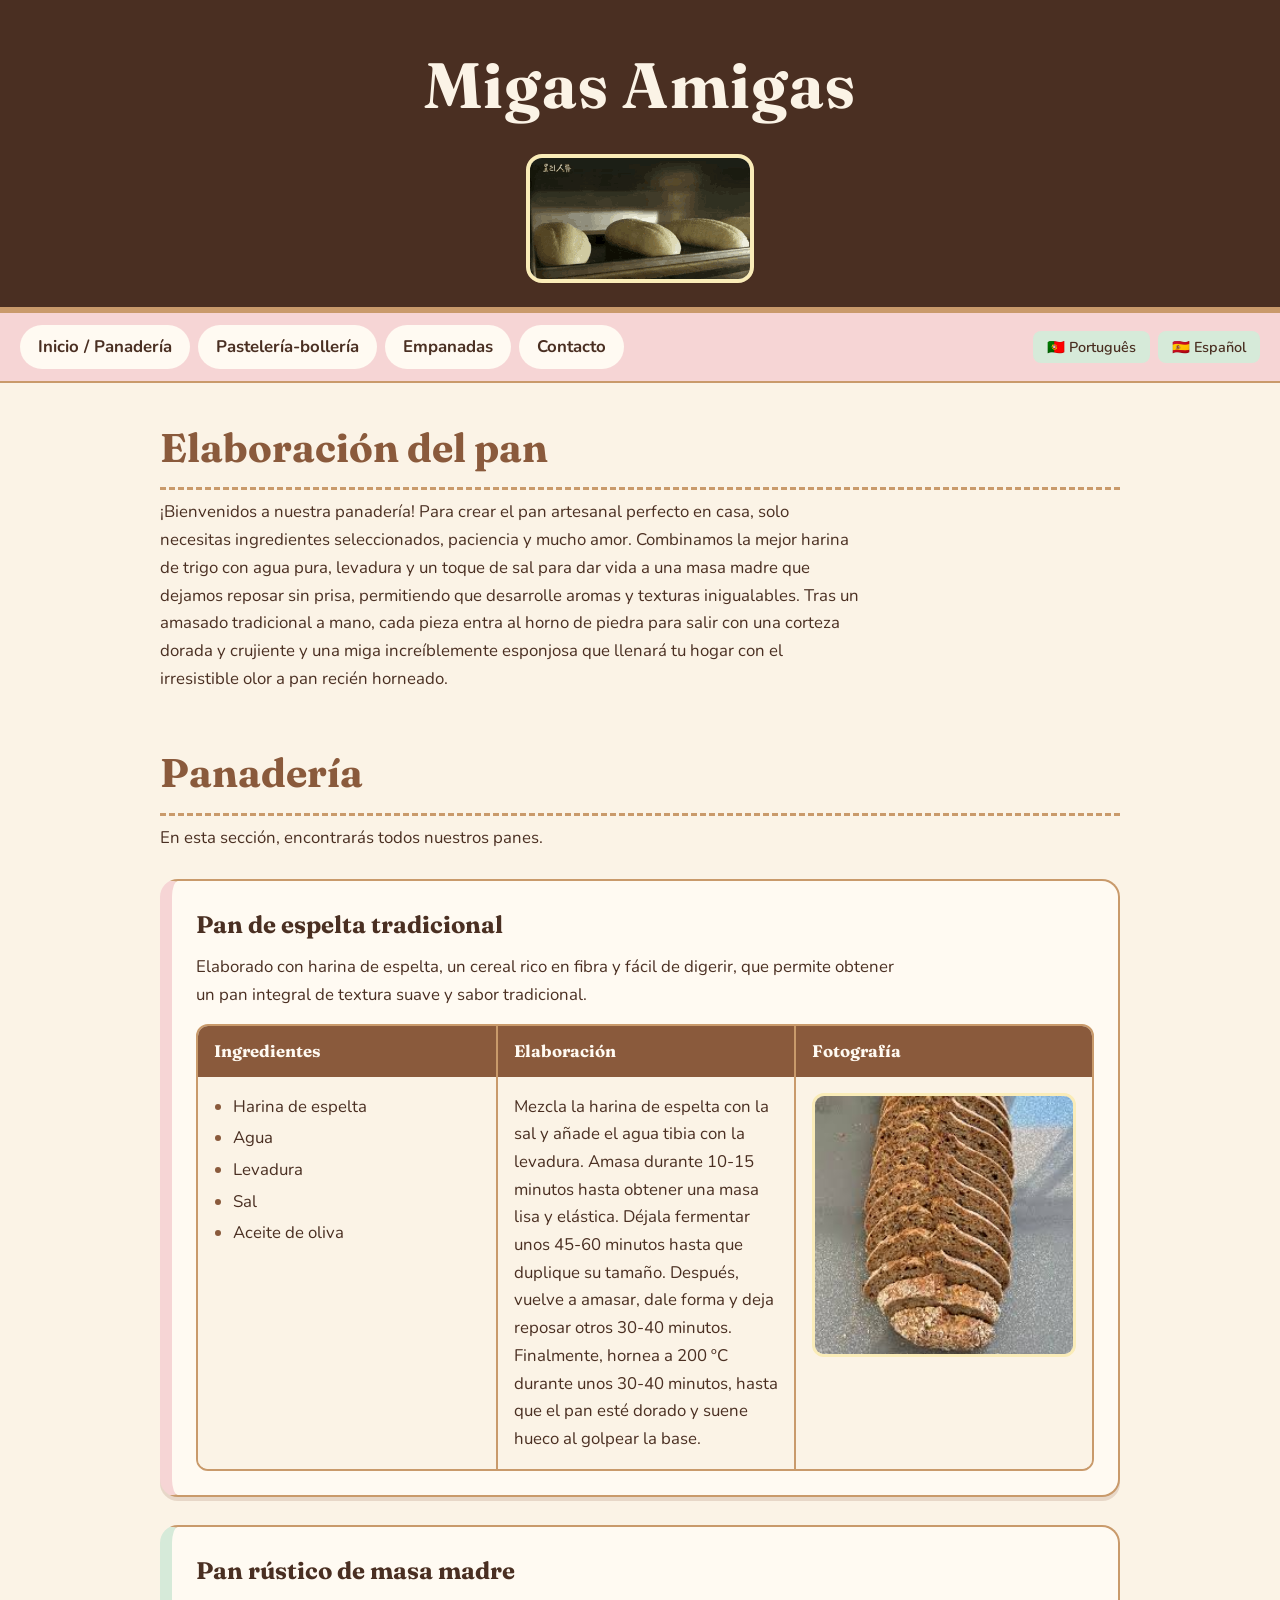
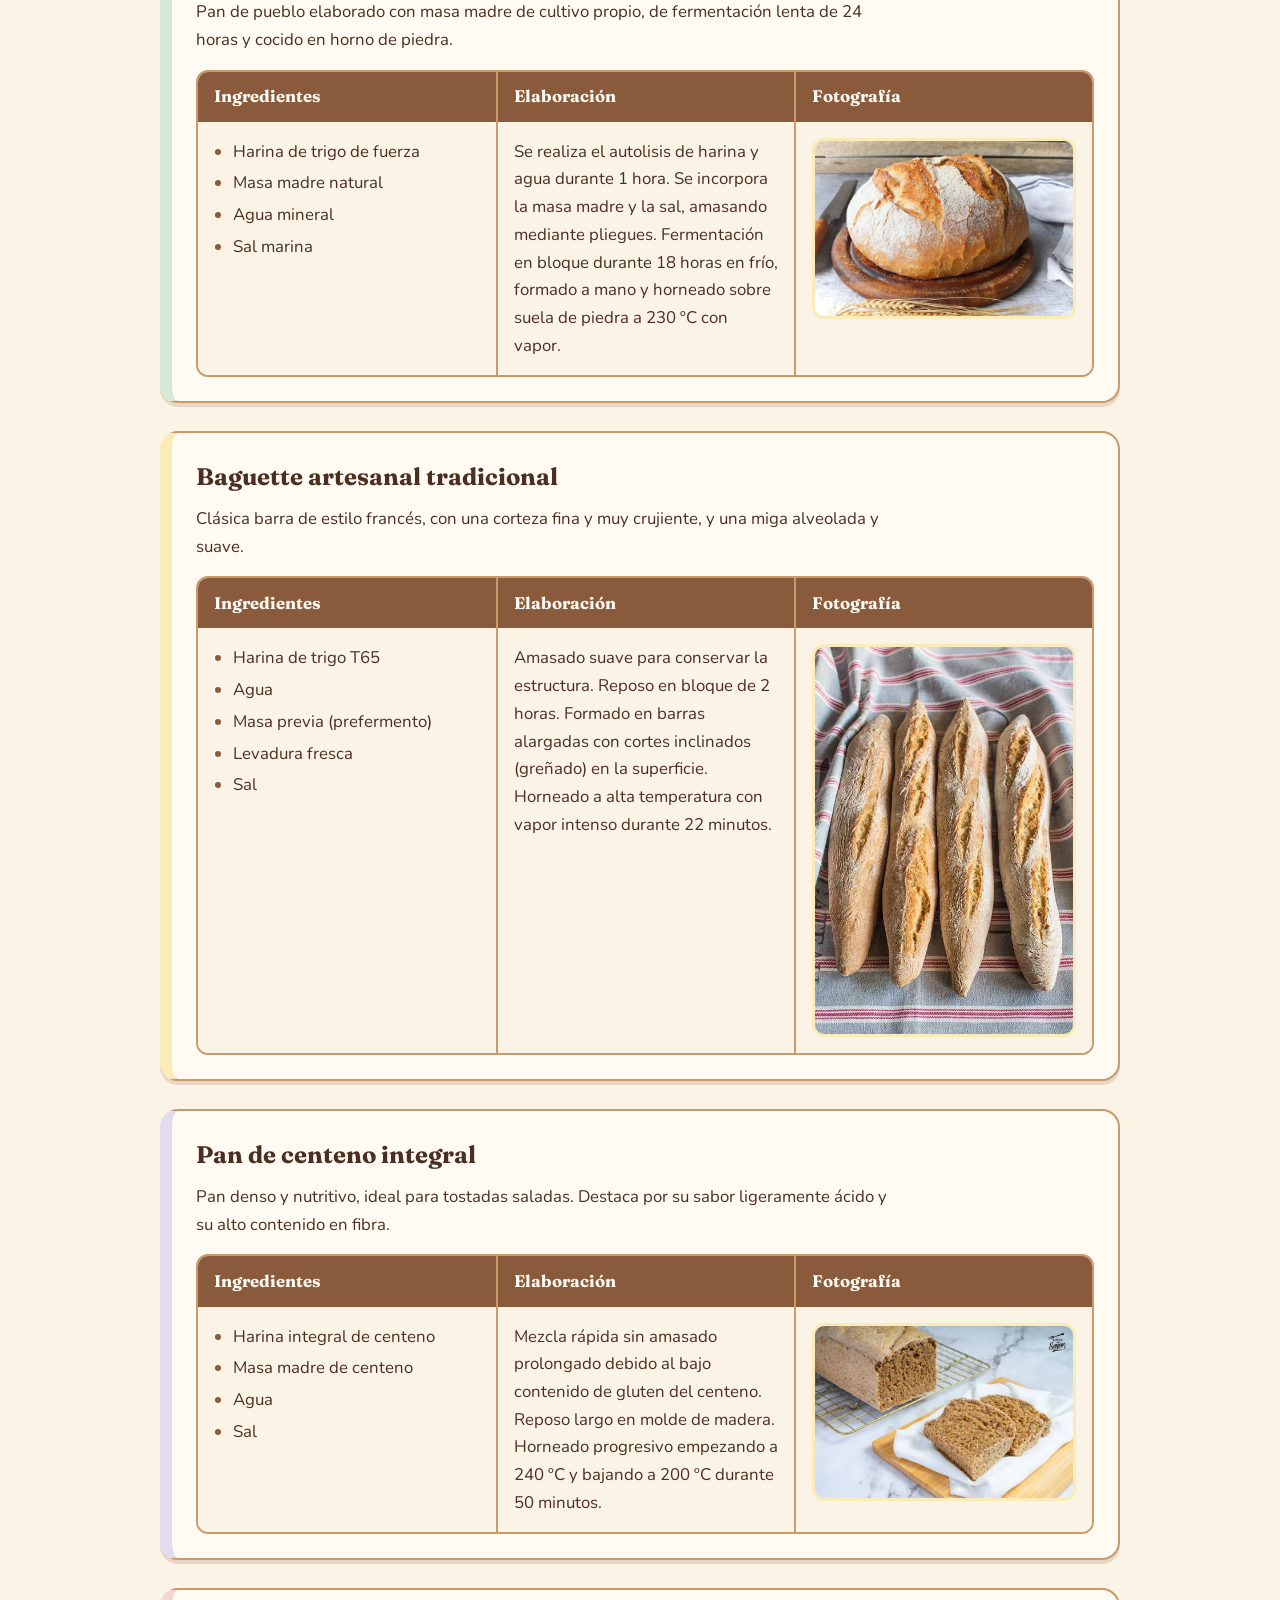
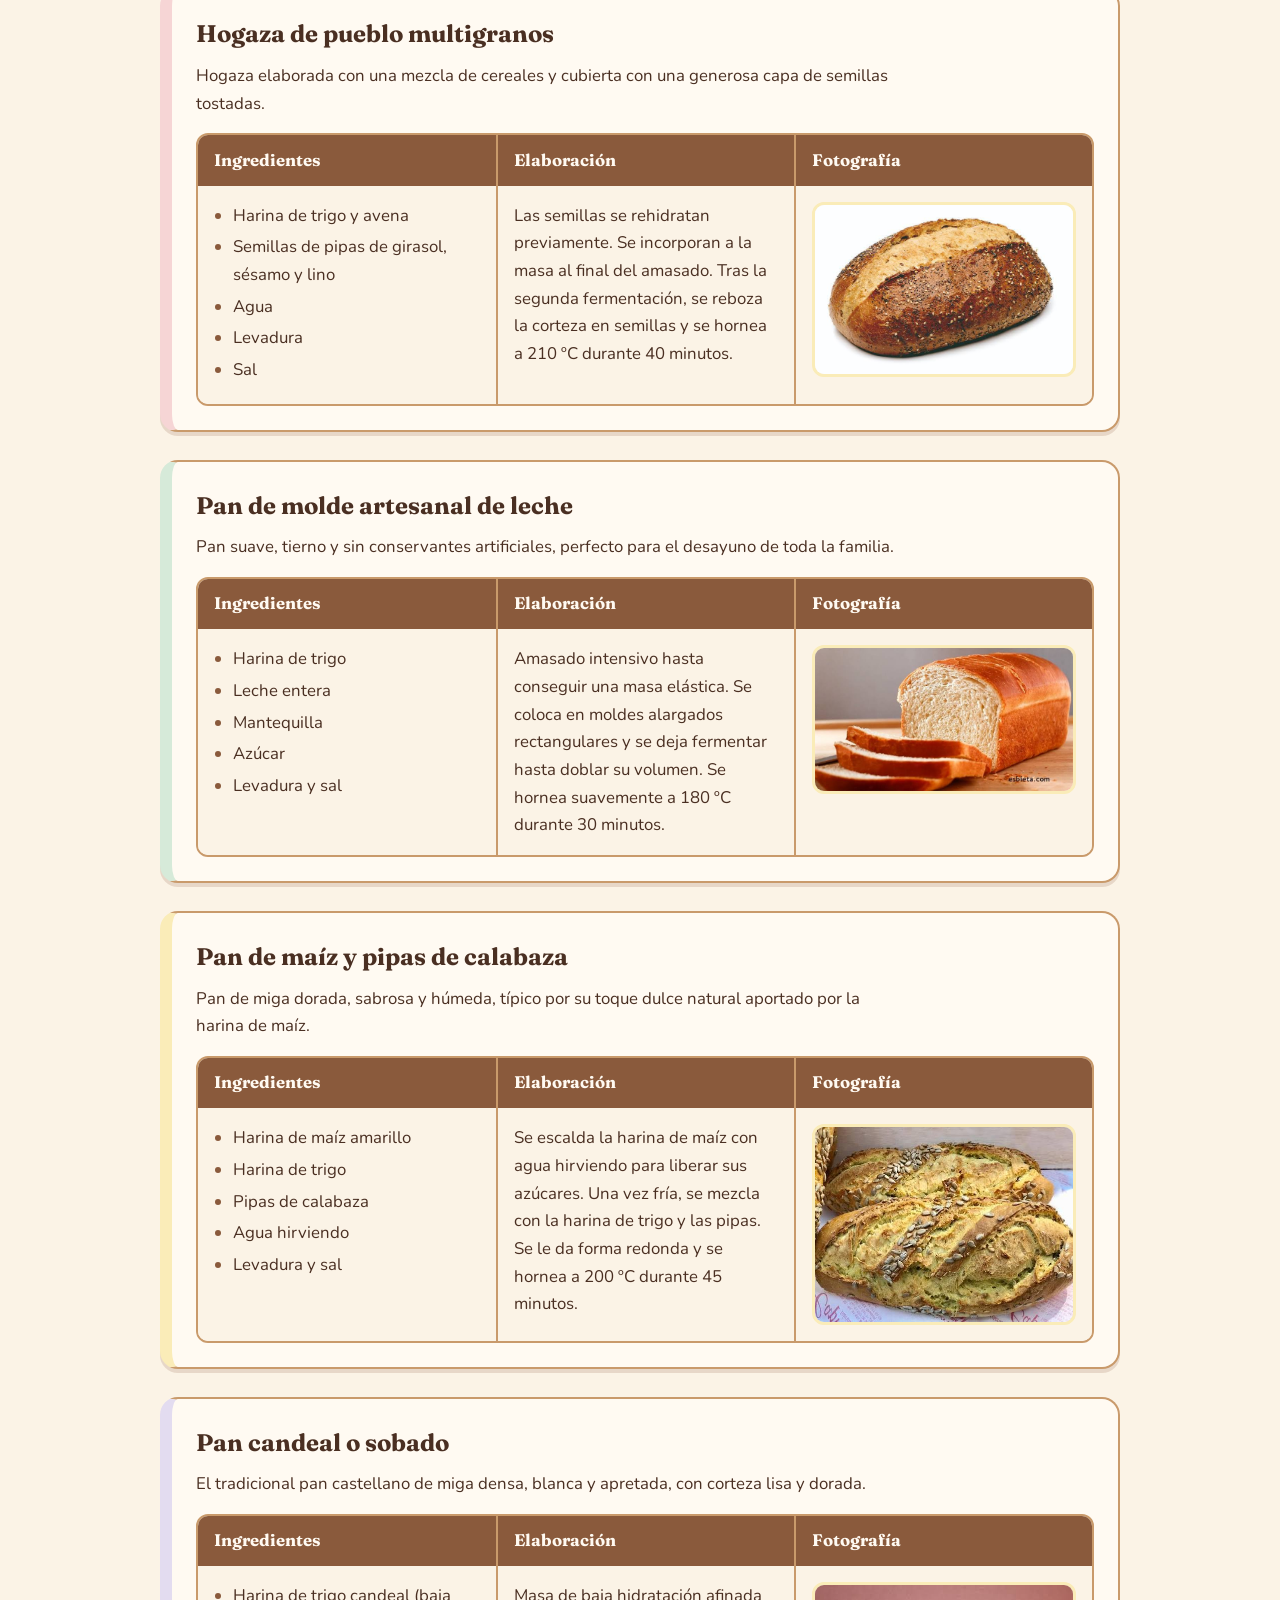
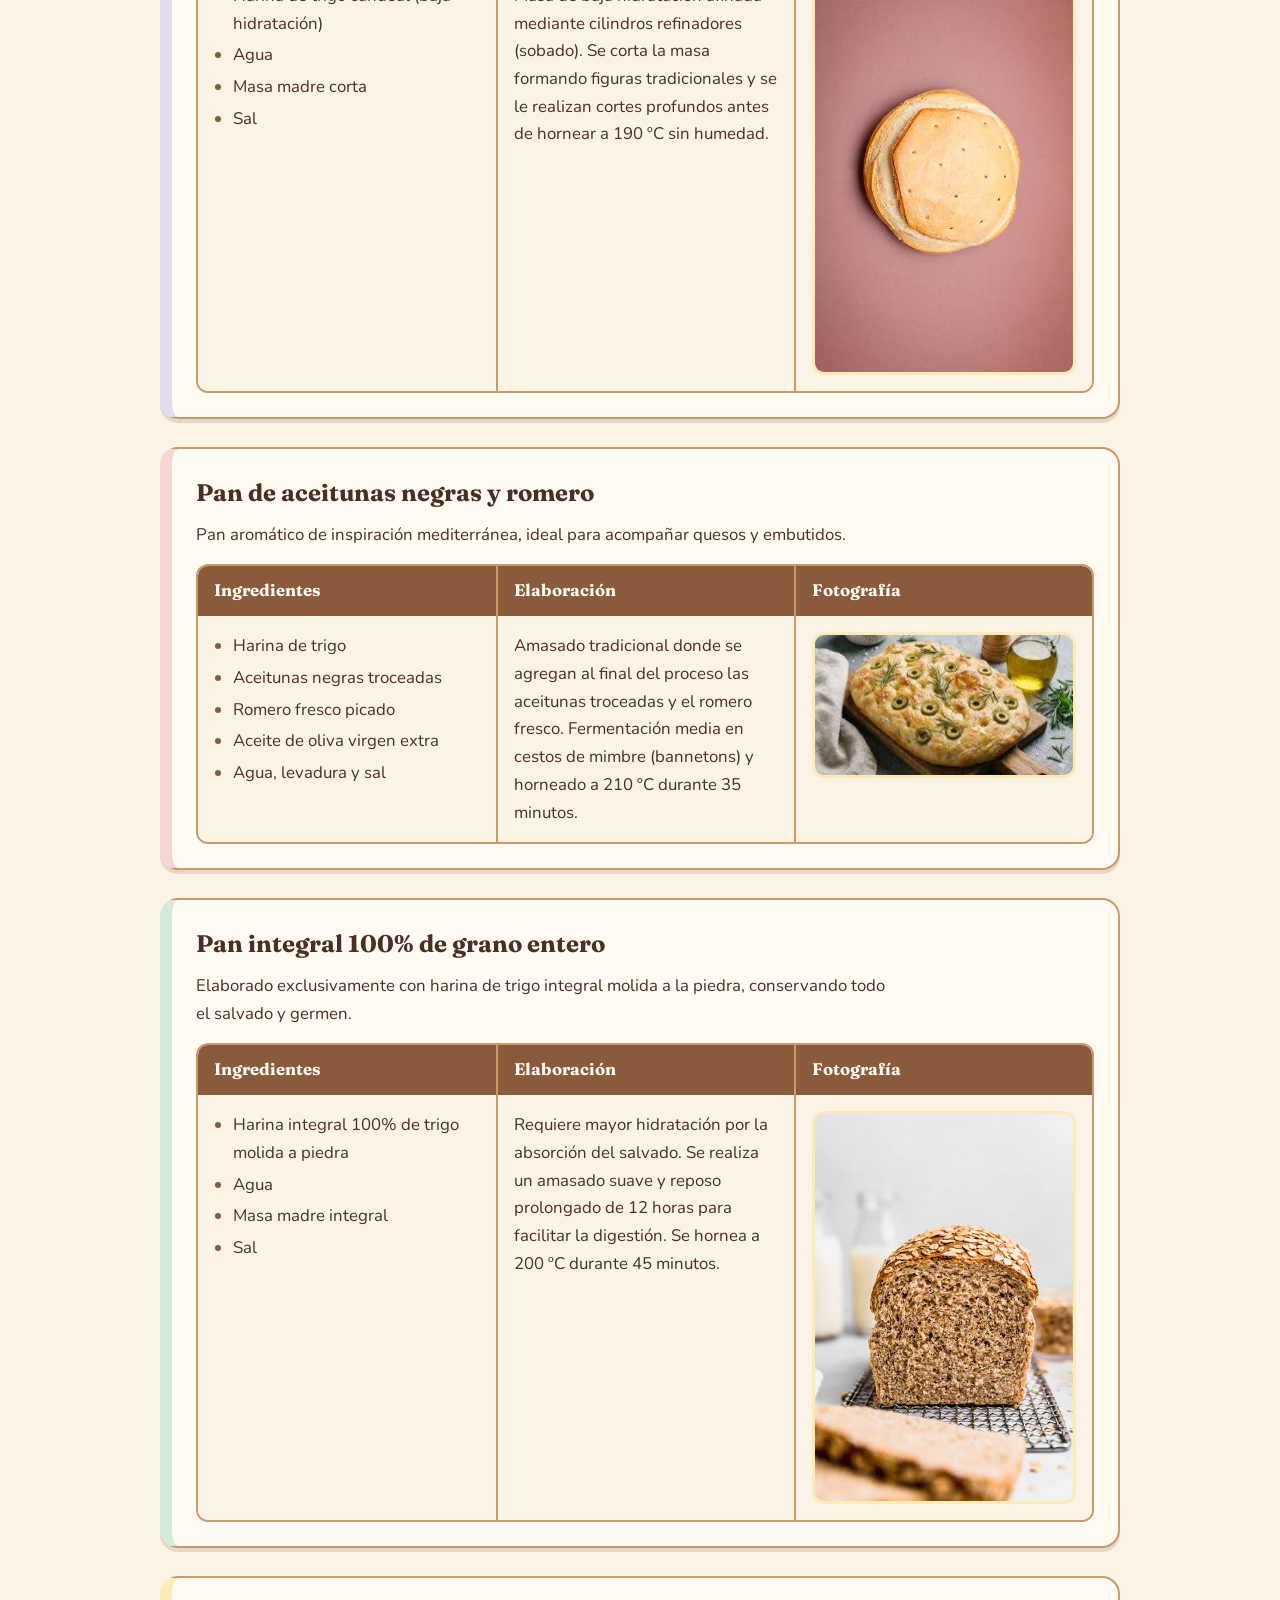
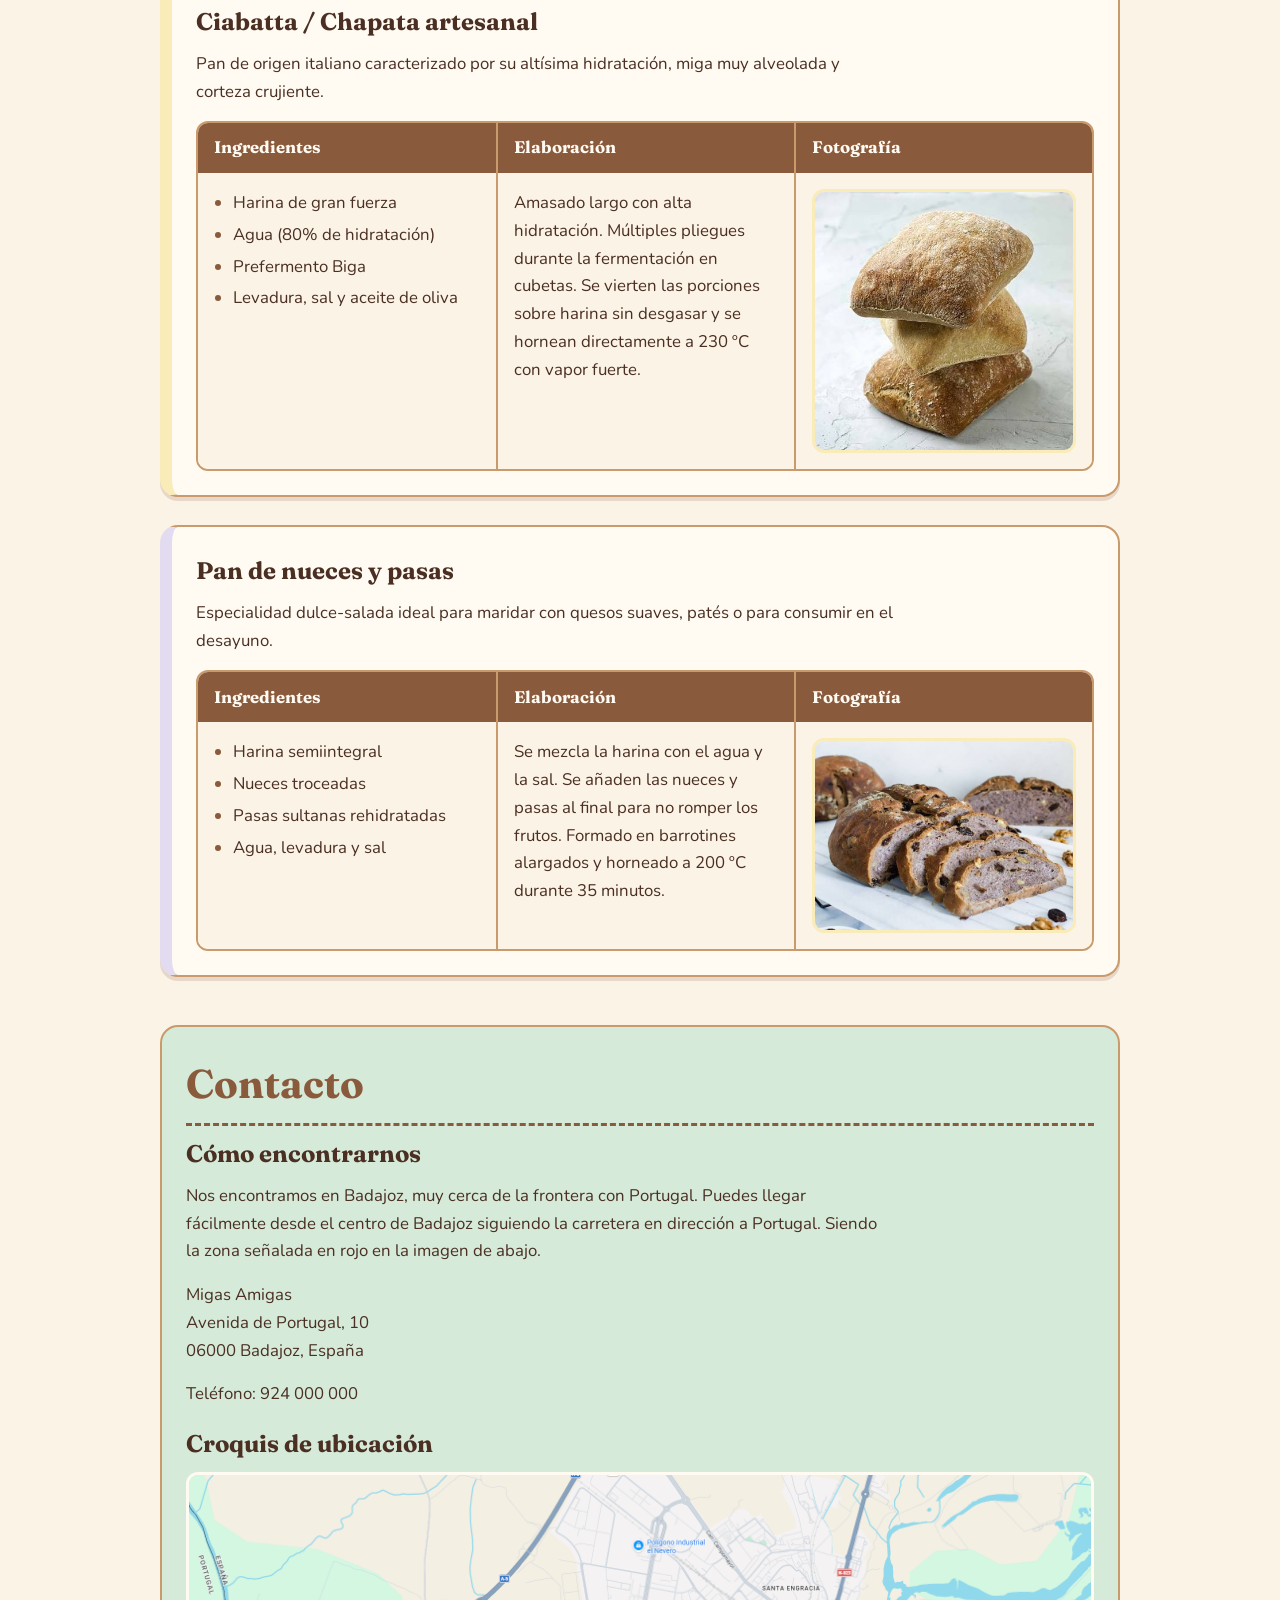
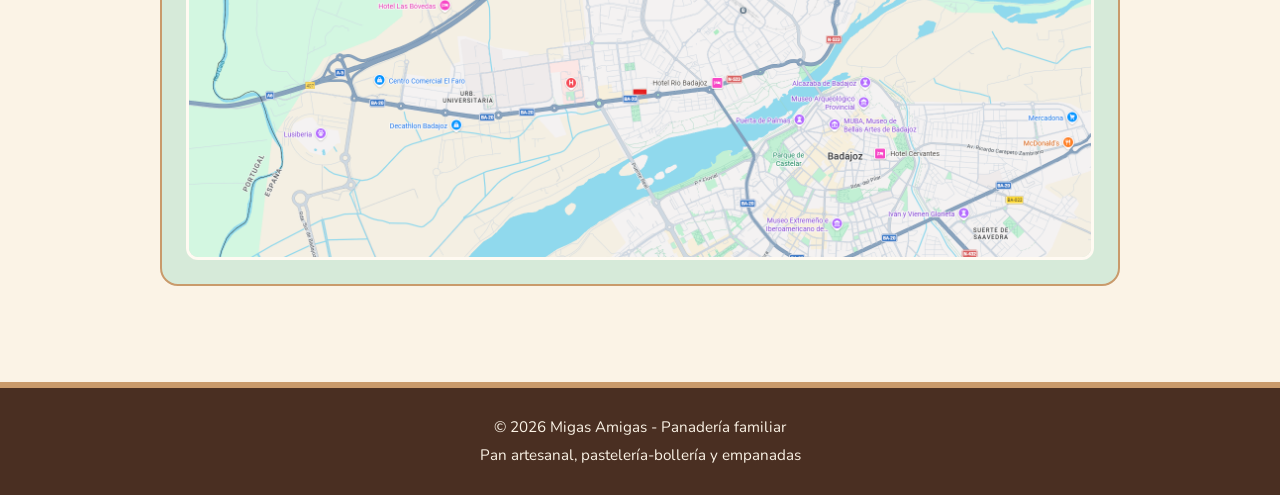
<file: index.html>
<!DOCTYPE html>
<!-- Etiqueta principal de la página, lang="es" indica el idioma-->
<html lang="es">

<!-- Datos de la página  -->
<head>
    <!-- Título que aparece en la pestaña del navegador -->
    <title>Migas Amigas - Panadería</title>
    <!-- Permite la nomenclatura española -->
    <meta charset="UTF-8">
    <!-- Conecta la página con la carpeta CSS -->
    <link rel="stylesheet" href="css/estilos.css">
</head>

<!-- Todo lo que se ve en la página -->
<body>
<!-- Cabecera: nombre del negocio y gif -->
<header>
    <h1>Migas Amigas</h1>
    <div class="animacion-pan">
        <!-- Gif de elaboración del pan -->
        <img src="img/bread-breadmaking.gif" alt="Animación ilustrada del proceso de elaboración del pan artesanal" />
    </div>
</header>

<!-- Menú para moverse entre las páginas de la web -->
<nav>
    <!-- Lista con los enlaces del menú -->
    <ul>
        <li>
            <a href="index.html">Inicio / Panadería</a>
        </li>
        <li>
            <a href="pasteleria.html">Pastelería-bollería</a>
        </li>
        <li>
            <a href="empanadas.html">Empanadas</a>
        </li>
        <!-- Enlace que lleva directamente a contacto -->
        <li>
            <a href="index.html#contacto">Contacto</a>
        </li>
    </ul>

    <!-- Botones para cambiar de idioma (castellano / portugués) -->
    <div class="idiomas">
        <button type="button" onclick="traducir('pt')">&#127477;&#127481; Português</button>
        <button type="button" onclick="traducir('es')">&#127466;&#127480; Español</button>

        <!-- Contenedor oculto del widget de Google Translate -->
        <div id="google_translate_element" style="display:none"></div>

        <script>
            // Configura el traductor: página original en español, idiomas permitidos es y pt
            function googleTranslateElementInit() {
                new google.translate.TranslateElement({
                    pageLanguage: 'es',
                    includedLanguages: 'es,pt',
                    autoDisplay: false
                }, 'google_translate_element');
            }

            // Cambia el idioma seleccionando el valor en el desplegable oculto de Google
            function traducir(idioma) {
                const combo = document.querySelector('.goog-te-combo');
                if (combo) {
                    combo.value = idioma;
                    combo.dispatchEvent(new Event('change'));
                }
            }
        </script>
        <!-- Carga el script de Google Translate -->
        <script src="https://translate.google.com/translate_a/element.js?cb=googleTranslateElementInit"></script>
    </div>
</nav>

<!-- Contenido principal de la página -->
<main>

    <!-- Sección de introducción sobre cómo se elabora el pan -->
    <section>
        <h2>Elaboración del pan</h2>
        <p>¡Bienvenidos a nuestra panadería! Para crear el pan artesanal perfecto en casa, solo necesitas ingredientes
            seleccionados, paciencia y mucho amor. Combinamos la mejor harina de trigo con agua pura, levadura y un
            toque de sal para dar vida a una masa madre que dejamos reposar sin prisa, permitiendo que desarrolle aromas
            y texturas inigualables. Tras un amasado tradicional a mano, cada pieza entra al horno de piedra para salir
            con una corteza dorada y crujiente y una miga increíblemente esponjosa que llenará tu hogar con el
            irresistible olor a pan recién horneado.</p>
    </section>

    <!-- Sección con el catálogo de panes (el id sirve para identificarla en el nav) -->
    <section id="panaderia">
        <h2>Panadería</h2>
        <p>En esta sección, encontrarás todos nuestros panes.</p>

        <!-- Producto 1 -->
        <!-- Cada producto va en un article con su nombre, descripción y tabla -->
        <article>
            <!-- Nombre del producto -->
            <h3>Pan de espelta tradicional</h3>

            <p>Elaborado con harina de espelta, un cereal rico en fibra y fácil de digerir, que permite obtener un pan integral de textura suave y sabor tradicional.</p>

            <!-- Tabla con tres columnas: ingredientes, elaboración y fotografía -->
            <table>
                <!-- Fila de encabezados -->
                <tr>
                    <th>Ingredientes</th>
                    <th>Elaboración</th>
                    <th>Fotografía</th>
                </tr>
                <!-- Fila con los datos del producto -->
                <tr>
                    <td>
                        <!-- Lista de ingredientes -->
                        <ul>
                            <li>Harina de espelta</li>
                            <li>Agua</li>
                            <li>Levadura</li>
                            <li>Sal</li>
                            <li>Aceite de oliva</li>
                        </ul>
                    </td>
                    <!-- Celda con el proceso de elaboración -->
                    <td>
                        <p>Mezcla la harina de espelta con la sal y añade el agua tibia con la levadura. Amasa durante 10-15 minutos
                            hasta obtener una masa lisa y elástica. Déjala fermentar unos 45-60 minutos hasta que duplique su tamaño.
                            Después, vuelve a amasar, dale forma y deja reposar otros 30-40 minutos. Finalmente, hornea a 200 ºC durante
                            unos 30-40 minutos, hasta que el pan esté dorado y suene hueco al golpear la base.</p>
                    </td>
                    <!-- Celda con la foto del producto -->
                    <td>
                        <img src="img/pan_espelta.jpg" alt="Pan de espelta tradicional"/>
                    </td>
                </tr>
            </table>
        </article>

        <!-- El resto de productos siguen exactamente la misma estructura -->
        <!-- Producto 2 -->
        <article>
            <h3>Pan rústico de masa madre</h3>
            <p>Pan de pueblo elaborado con masa madre de cultivo propio, de fermentación lenta de 24 horas y cocido en horno de piedra.</p>
            <table>
                <tr>
                    <th>Ingredientes</th>
                    <th>Elaboración</th>
                    <th>Fotografía</th>
                </tr>
                <tr>
                    <td>
                        <ul>
                            <li>Harina de trigo de fuerza</li>
                            <li>Masa madre natural</li>
                            <li>Agua mineral</li>
                            <li>Sal marina</li>
                        </ul>
                    </td>
                    <td>
                        <p>Se realiza el autolisis de harina y agua durante 1 hora. Se incorpora la masa madre y la sal, amasando mediante pliegues. Fermentación en bloque durante 18 horas en frío, formado a mano y horneado sobre suela de piedra a 230 ºC con vapor.</p>
                    </td>
                    <td>
                        <img src="img/pan_rustico.jpg" alt="Pan rústico de masa madre"/>
                    </td>
                </tr>
            </table>
        </article>

        <!-- Producto 3 -->
        <article>
            <h3>Baguette artesanal tradicional</h3>
            <p>Clásica barra de estilo francés, con una corteza fina y muy crujiente, y una miga alveolada y suave.</p>
            <table>
                <tr>
                    <th>Ingredientes</th>
                    <th>Elaboración</th>
                    <th>Fotografía</th>
                </tr>
                <tr>
                    <td>
                        <ul>
                            <li>Harina de trigo T65</li>
                            <li>Agua</li>
                            <li>Masa previa (prefermento)</li>
                            <li>Levadura fresca</li>
                            <li>Sal</li>
                        </ul>
                    </td>
                    <td>
                        <p>Amasado suave para conservar la estructura. Reposo en bloque de 2 horas. Formado en barras alargadas con cortes inclinados (greñado) en la superficie. Horneado a alta temperatura con vapor intenso durante 22 minutos.</p>
                    </td>
                    <td>
                        <img src="img/baguette_artesanal.jpg" alt="Baguette artesanal tradicional"/>
                    </td>
                </tr>
            </table>
        </article>

        <!-- Producto 4 -->
        <article>
            <h3>Pan de centeno integral</h3>
            <p>Pan denso y nutritivo, ideal para tostadas saladas. Destaca por su sabor ligeramente ácido y su alto contenido en fibra.</p>
            <table>
                <tr>
                    <th>Ingredientes</th>
                    <th>Elaboración</th>
                    <th>Fotografía</th>
                </tr>
                <tr>
                    <td>
                        <ul>
                            <li>Harina integral de centeno</li>
                            <li>Masa madre de centeno</li>
                            <li>Agua</li>
                            <li>Sal</li>
                        </ul>
                    </td>
                    <td>
                        <p>Mezcla rápida sin amasado prolongado debido al bajo contenido de gluten del centeno. Reposo largo en molde de madera. Horneado progresivo empezando a 240 ºC y bajando a 200 ºC durante 50 minutos.</p>
                    </td>
                    <td>
                        <img src="img/pan_centeno_artesanal.jpg" alt="Pan de centeno integral"/>
                    </td>
                </tr>
            </table>
        </article>

        <!-- Producto 5 -->
        <article>
            <h3>Hogaza de pueblo multigranos</h3>
            <p>Hogaza elaborada con una mezcla de cereales y cubierta con una generosa capa de semillas tostadas.</p>
            <table>
                <tr>
                    <th>Ingredientes</th>
                    <th>Elaboración</th>
                    <th>Fotografía</th>
                </tr>
                <tr>
                    <td>
                        <ul>
                            <li>Harina de trigo y avena</li>
                            <li>Semillas de pipas de girasol, sésamo y lino</li>
                            <li>Agua</li>
                            <li>Levadura</li>
                            <li>Sal</li>
                        </ul>
                    </td>
                    <td>
                        <p>Las semillas se rehidratan previamente. Se incorporan a la masa al final del amasado. Tras la segunda fermentación, se reboza la corteza en semillas y se hornea a 210 ºC durante 40 minutos.</p>
                    </td>
                    <td>
                        <img src="img/hogaza_multigranos.jpg" alt="Hogaza de pueblo multigranos"/>
                    </td>
                </tr>
            </table>
        </article>

        <!-- Producto 6 -->
        <article>
            <h3>Pan de molde artesanal de leche</h3>
            <p>Pan suave, tierno y sin conservantes artificiales, perfecto para el desayuno de toda la familia.</p>
            <table>
                <tr>
                    <th>Ingredientes</th>
                    <th>Elaboración</th>
                    <th>Fotografía</th>
                </tr>
                <tr>
                    <td>
                        <ul>
                            <li>Harina de trigo</li>
                            <li>Leche entera</li>
                            <li>Mantequilla</li>
                            <li>Azúcar</li>
                            <li>Levadura y sal</li>
                        </ul>
                    </td>
                    <td>
                        <p>Amasado intensivo hasta conseguir una masa elástica. Se coloca en moldes alargados rectangulares y se deja fermentar hasta doblar su volumen. Se hornea suavemente a 180 ºC durante 30 minutos.</p>
                    </td>
                    <td>
                        <img src="img/pan_molde_leche.jpg" alt="Pan de molde artesanal de leche"/>
                    </td>
                </tr>
            </table>
        </article>

        <!-- Producto 7 -->
        <article>
            <h3>Pan de maíz y pipas de calabaza</h3>
            <p>Pan de miga dorada, sabrosa y húmeda, típico por su toque dulce natural aportado por la harina de maíz.</p>
            <table>
                <tr>
                    <th>Ingredientes</th>
                    <th>Elaboración</th>
                    <th>Fotografía</th>
                </tr>
                <tr>
                    <td>
                        <ul>
                            <li>Harina de maíz amarillo</li>
                            <li>Harina de trigo</li>
                            <li>Pipas de calabaza</li>
                            <li>Agua hirviendo</li>
                            <li>Levadura y sal</li>
                        </ul>
                    </td>
                    <td>
                        <p>Se escalda la harina de maíz con agua hirviendo para liberar sus azúcares. Una vez fría, se mezcla con la harina de trigo y las pipas. Se le da forma redonda y se hornea a 200 ºC durante 45 minutos.</p>
                    </td>
                    <td>
                        <img src="img/pan_maiz_pipas.jpg" alt="Pan de maíz y pipas de calabaza"/>
                    </td>
                </tr>
            </table>
        </article>

        <!-- Producto 8 -->
        <article>
            <h3>Pan candeal o sobado</h3>
            <p>El tradicional pan castellano de miga densa, blanca y apretada, con corteza lisa y dorada.</p>
            <table>
                <tr>
                    <th>Ingredientes</th>
                    <th>Elaboración</th>
                    <th>Fotografía</th>
                </tr>
                <tr>
                    <td>
                        <ul>
                            <li>Harina de trigo candeal (baja hidratación)</li>
                            <li>Agua</li>
                            <li>Masa madre corta</li>
                            <li>Sal</li>
                        </ul>
                    </td>
                    <td>
                        <p>Masa de baja hidratación afinada mediante cilindros refinadores (sobado). Se corta la masa formando figuras tradicionales y se le realizan cortes profundos antes de hornear a 190 ºC sin humedad.</p>
                    </td>
                    <td>
                        <img src="img/pan_candeal_sobado.jpg" alt="Pan candeal o sobado"/>
                    </td>
                </tr>
            </table>
        </article>

        <!-- Producto 9 -->
        <article>
            <h3>Pan de aceitunas negras y romero</h3>
            <p>Pan aromático de inspiración mediterránea, ideal para acompañar quesos y embutidos.</p>
            <table>
                <tr>
                    <th>Ingredientes</th>
                    <th>Elaboración</th>
                    <th>Fotografía</th>
                </tr>
                <tr>
                    <td>
                        <ul>
                            <li>Harina de trigo</li>
                            <li>Aceitunas negras troceadas</li>
                            <li>Romero fresco picado</li>
                            <li>Aceite de oliva virgen extra</li>
                            <li>Agua, levadura y sal</li>
                        </ul>
                    </td>
                    <td>
                        <p>Amasado tradicional donde se agregan al final del proceso las aceitunas troceadas y el romero fresco. Fermentación media en cestos de mimbre (bannetons) y horneado a 210 ºC durante 35 minutos.</p>
                    </td>
                    <td>
                        <img src="img/pan_aceitunas_romero.jpg" alt="Pan de aceitunas negras y romero"/>
                    </td>
                </tr>
            </table>
        </article>

        <!-- Producto 10 -->
        <article>
            <h3>Pan integral 100% de grano entero</h3>
            <p>Elaborado exclusivamente con harina de trigo integral molida a la piedra, conservando todo el salvado y germen.</p>
            <table>
                <tr>
                    <th>Ingredientes</th>
                    <th>Elaboración</th>
                    <th>Fotografía</th>
                </tr>
                <tr>
                    <td>
                        <ul>
                            <li>Harina integral 100% de trigo molida a piedra</li>
                            <li>Agua</li>
                            <li>Masa madre integral</li>
                            <li>Sal</li>
                        </ul>
                    </td>
                    <td>
                        <p>Requiere mayor hidratación por la absorción del salvado. Se realiza un amasado suave y reposo prolongado de 12 horas para facilitar la digestión. Se hornea a 200 ºC durante 45 minutos.</p>
                    </td>
                    <td>
                        <img src="img/pan_integral.jpg" alt="Pan integral 100% de grano entero"/>
                    </td>
                </tr>
            </table>
        </article>

        <!-- Producto 11 -->
        <article>
            <h3>Ciabatta / Chapata artesanal</h3>
            <p>Pan de origen italiano caracterizado por su altísima hidratación, miga muy alveolada y corteza crujiente.</p>
            <table>
                <tr>
                    <th>Ingredientes</th>
                    <th>Elaboración</th>
                    <th>Fotografía</th>
                </tr>
                <tr>
                    <td>
                        <ul>
                            <li>Harina de gran fuerza</li>
                            <li>Agua (80% de hidratación)</li>
                            <li>Prefermento Biga</li>
                            <li>Levadura, sal y aceite de oliva</li>
                        </ul>
                    </td>
                    <td>
                        <p>Amasado largo con alta hidratación. Múltiples pliegues durante la fermentación en cubetas. Se vierten las porciones sobre harina sin desgasar y se hornean directamente a 230 ºC con vapor fuerte.</p>
                    </td>
                    <td>
                        <img src="img/ciabatta_chapata.jpg" alt="Ciabatta / Chapata artesanal"/>
                    </td>
                </tr>
            </table>
        </article>

        <!-- Producto 12 -->
        <article>
            <h3>Pan de nueces y pasas</h3>
            <p>Especialidad dulce-salada ideal para maridar con quesos suaves, patés o para consumir en el desayuno.</p>
            <table>
                <tr>
                    <th>Ingredientes</th>
                    <th>Elaboración</th>
                    <th>Fotografía</th>
                </tr>
                <tr>
                    <td>
                        <ul>
                            <li>Harina semiintegral</li>
                            <li>Nueces troceadas</li>
                            <li>Pasas sultanas rehidratadas</li>
                            <li>Agua, levadura y sal</li>
                        </ul>
                    </td>
                    <td>
                        <p>Se mezcla la harina con el agua y la sal. Se añaden las nueces y pasas al final para no romper los frutos. Formado en barrotines alargados y horneado a 200 ºC durante 35 minutos.</p>
                    </td>
                    <td>
                        <img src="img/pan_nueces.jpg" alt="Pan de nueces y pasas"/>
                    </td>
                </tr>
            </table>
        </article>

    </section>

    <!-- Sección de contacto: dirección, teléfono y croquis -->
    <section id="contacto">
        <h2>Contacto</h2>

        <h3>Cómo encontrarnos</h3>
        <p>Nos encontramos en Badajoz, muy cerca de la frontera con Portugal. Puedes llegar fácilmente desde el centro
            de Badajoz siguiendo la carretera en dirección a Portugal. Siendo la zona señalada en rojo
            en la imagen de abajo.</p>

        <!-- <br/> hace un salto de línea dentro del mismo párrafo -->
        <p>Migas Amigas<br/>
            Avenida de Portugal, 10<br/>
            06000 Badajoz, España</p>

        <p>Teléfono: 924 000 000</p>

        <h3>Croquis de ubicación</h3>
        <!-- Imagen con el mapa de ubicación -->
        <img src="img/croquis.png" alt="Croquis de ubicación de la panadería Migas Amigas en Badajoz" />

    </section>

</main>

<!-- Pie de página con el copyright -->
<footer>
    <p>&copy; 2026 Migas Amigas - Panadería familiar</p>
    <p>Pan artesanal, pastelería-bollería y empanadas</p>
</footer>

</body>
</html>
</file>
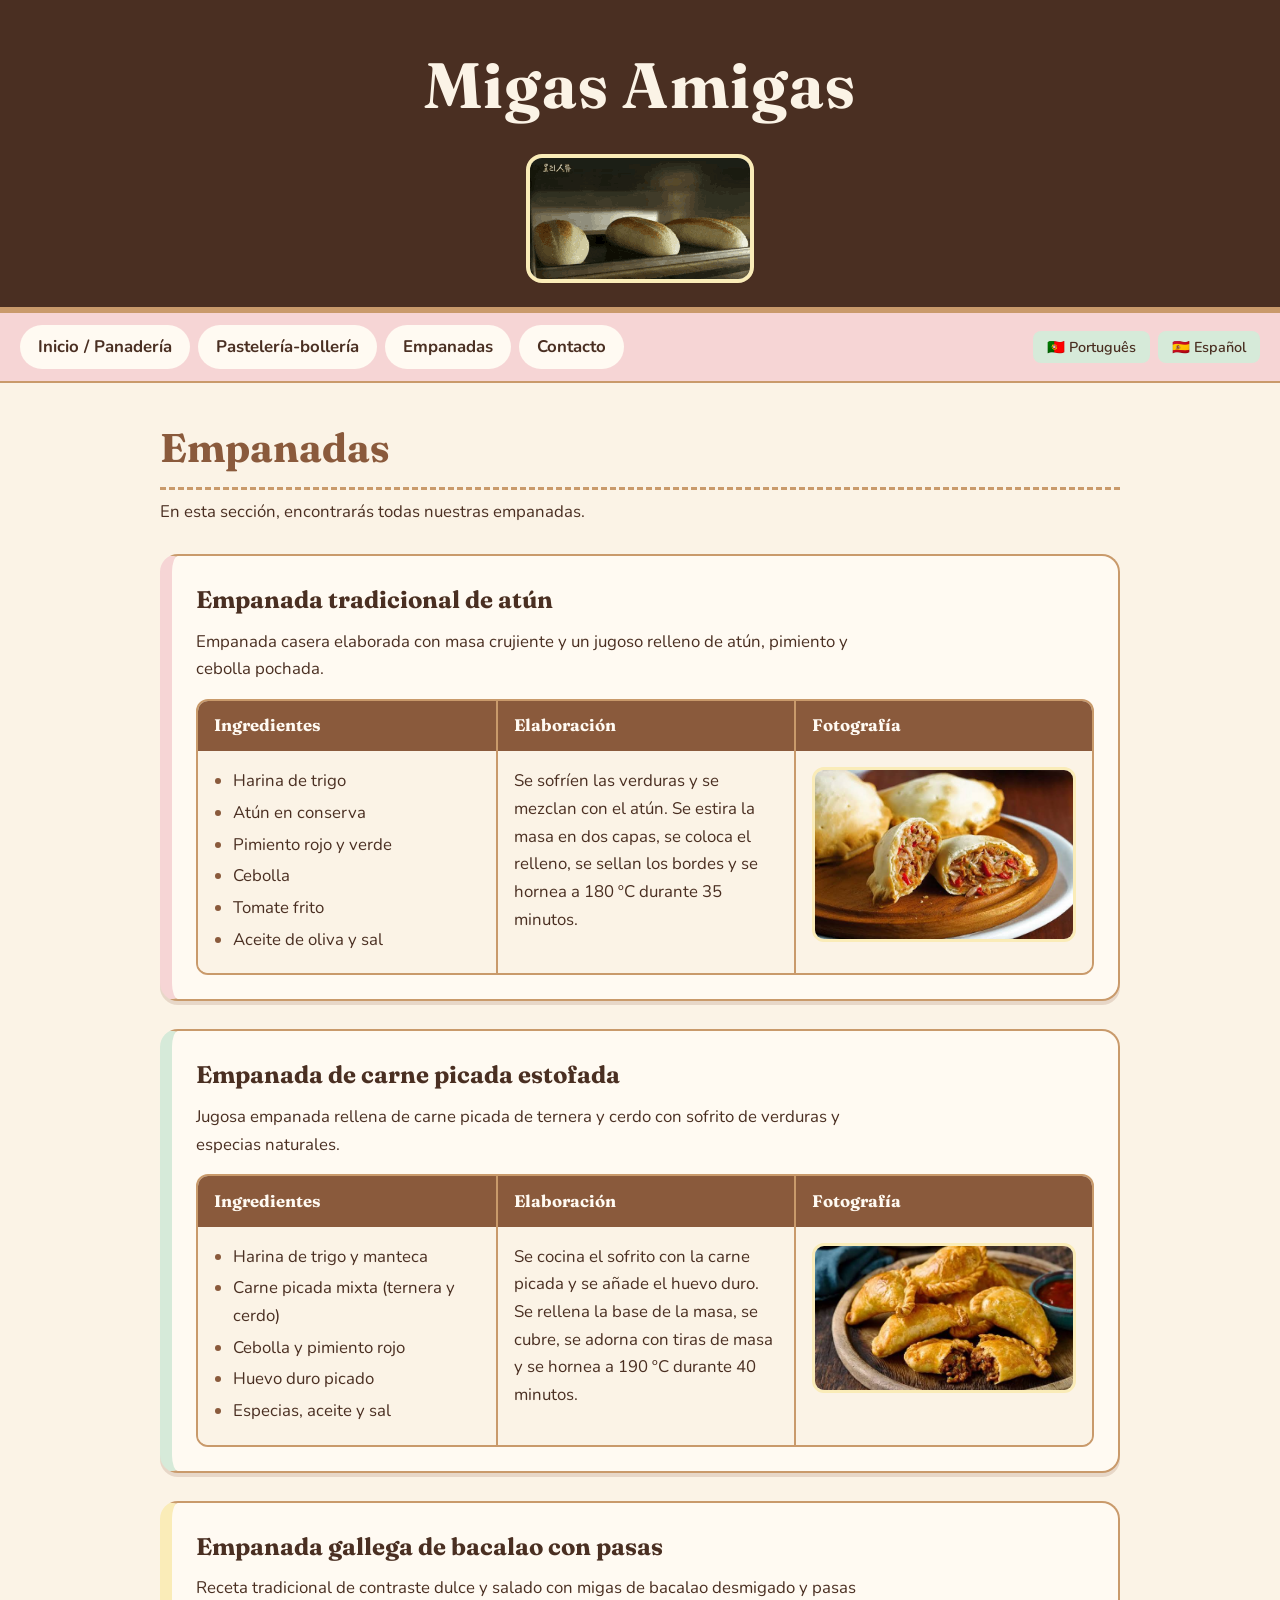
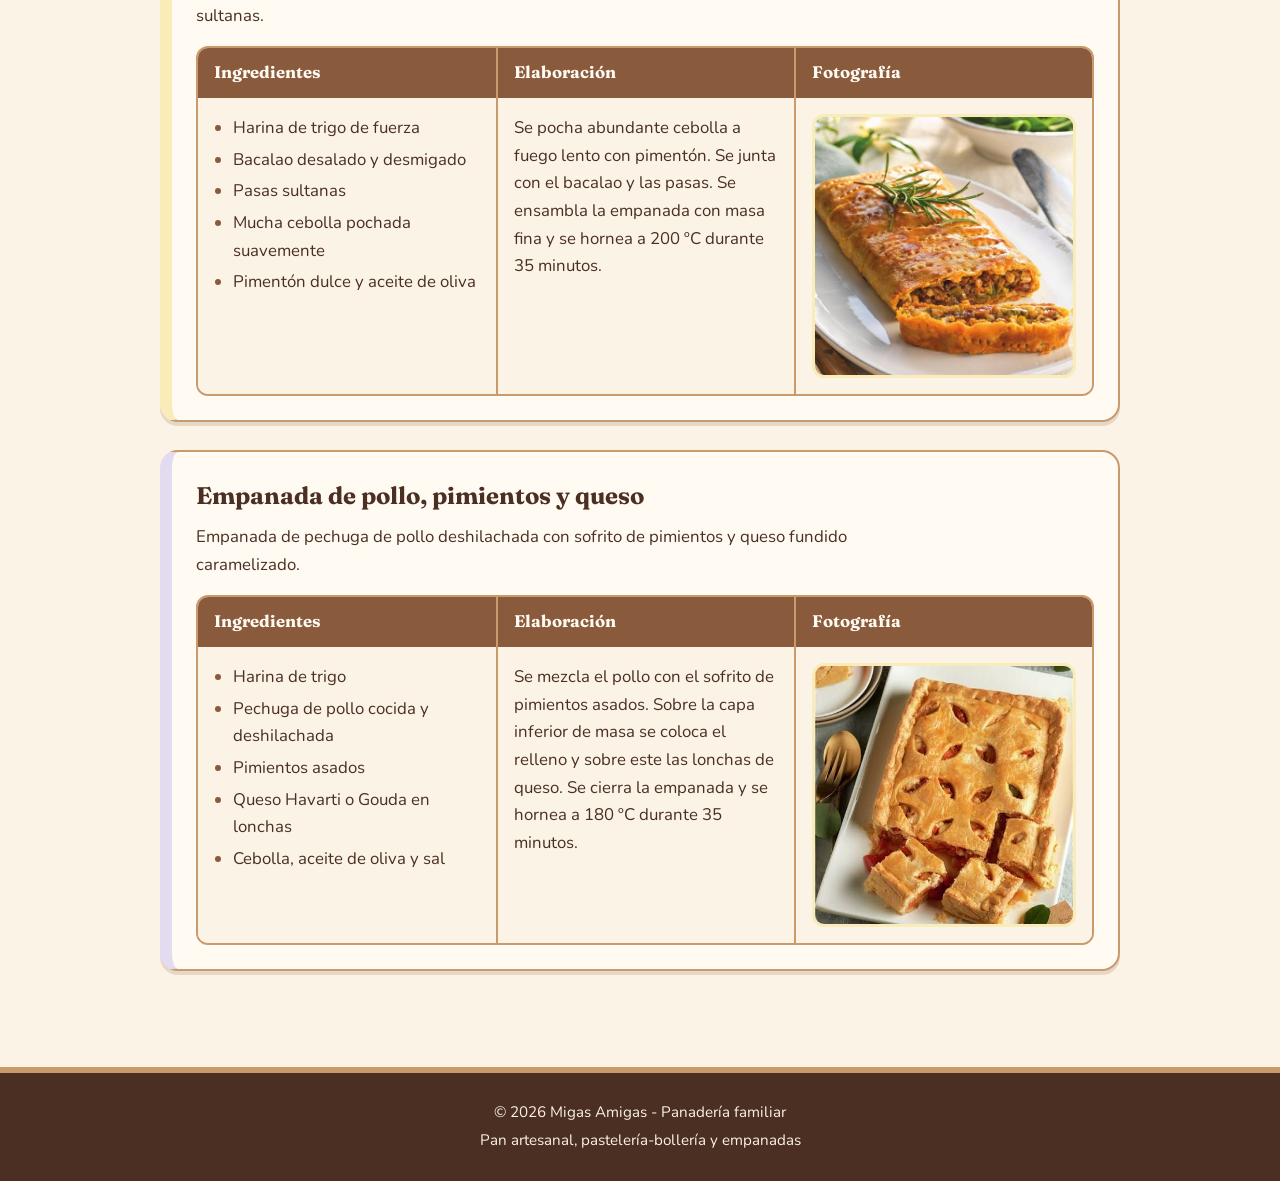
<file: empanadas.html>
<!DOCTYPE html>

<!-- Etiqueta principal de la página, lang="es" indica el idioma -->
<html lang="es">

<!-- Datos de la página-->
<head>
    <!-- Título que aparece en la pestaña del navegador -->
    <title>Migas Amigas - Empanadas</title>
    <!-- nomenclatura española -->
    <meta charset="UTF-8">
    <!-- Conecta la página con la carpeta CSS -->
    <link rel="stylesheet" href="css/estilos.css">
</head>

<!-- Todo lo que se ve en la página -->
<body>
<!-- Cabecera: nombre del negocio y gif -->
<header>
    <h1>Migas Amigas</h1>
    <div class="animacion-pan">
        <!-- Gif sobre elaboración del pan -->
        <img src="img/bread-breadmaking.gif" alt="Animación ilustrada del proceso de elaboración del pan artesanal" />
    </div>
</header>

<!-- Menú para moverse entre las páginas de la web -->
<nav>
    <!-- Lista con los enlaces del menú para moverse a cada una de las páginas -->
    <ul>
        <li>
            <a href="index.html">Inicio / Panadería</a>
        </li>
        <li>
            <a href="pasteleria.html">Pastelería-bollería</a>
        </li>
        <li>
            <a href="empanadas.html">Empanadas</a>
        </li>
        <!-- Enlace que lleva directamente a contacto -->
        <li>
            <a href="index.html#contacto">Contacto</a>
        </li>
    </ul>

    <!-- Botones para cambiar de idioma (castellano / portugués) -->
    <div class="idiomas">
        <button type="button" onclick="traducir('pt')">&#127477;&#127481; Português</button>
        <button type="button" onclick="traducir('es')">&#127466;&#127480; Español</button>

        <!-- Contenedor oculto del widget de Google Translate -->
        <div id="google_translate_element" style="display:none"></div>

        <script>
            // Configura el traductor: página original en español, idiomas permitidos es y pt
            function googleTranslateElementInit() {
                new google.translate.TranslateElement({
                    pageLanguage: 'es',
                    includedLanguages: 'es,pt',
                    autoDisplay: false
                }, 'google_translate_element');
            }

            // Cambia el idioma seleccionando el valor en el desplegable oculto de Google
            function traducir(idioma) {
                const combo = document.querySelector('.goog-te-combo');
                if (combo) {
                    combo.value = idioma;
                    combo.dispatchEvent(new Event('change'));
                }
            }
        </script>
        <!-- Carga el script de Google Translate -->
        <script src="https://translate.google.com/translate_a/element.js?cb=googleTranslateElementInit"></script>
    </div>
</nav>

<!-- Contenido principal de la página -->
<main>

    <!-- Sección con el catálogo de empanadas -->
    <section id="empanadas">
        <h2>Empanadas</h2>
        <p>En esta sección, encontrarás todas nuestras empanadas.</p>

        <!-- Producto 1 -->
        <!-- Cada producto va en un article con su nombre, descripción y tabla -->
        <article>
            <!-- Nombre del producto -->
            <h3>Empanada tradicional de atún</h3>
            <p>Empanada casera elaborada con masa crujiente y un jugoso relleno de atún, pimiento y cebolla pochada.</p>
            <!-- Tabla con tres columnas: ingredientes, elaboración y fotografía -->
            <table>
                <!-- Fila de encabezados -->
                <tr>
                    <th>Ingredientes</th>
                    <th>Elaboración</th>
                    <th>Fotografía</th>
                </tr>
                <!-- Fila con los datos del producto -->
                <tr>
                    <td>
                        <!-- Lista de ingredientes -->
                        <ul>
                            <li>Harina de trigo</li>
                            <li>Atún en conserva</li>
                            <li>Pimiento rojo y verde</li>
                            <li>Cebolla</li>
                            <li>Tomate frito</li>
                            <li>Aceite de oliva y sal</li>
                        </ul>
                    </td>
                    <!-- Celda con el proceso de elaboración -->
                    <td>
                        <p>Se sofríen las verduras y se mezclan con el atún. Se estira la masa en dos capas, se coloca el relleno, se sellan los bordes y se hornea a 180 ºC durante 35 minutos.</p>
                    </td>
                    <!-- Celda con la imagen-->
                    <td>
                        <img src="img/empanada_atun.jpg" alt="Empanada tradicional de atún"/>
                    </td>
                </tr>
            </table>
        </article>

        <!-- El resto de productos siguen exactamente la misma estructura -->
        <!-- Producto 2 -->
        <article>
            <h3>Empanada de carne picada estofada</h3>
            <p>Jugosa empanada rellena de carne picada de ternera y cerdo con sofrito de verduras y especias naturales.</p>
            <table>
                <tr>
                    <th>Ingredientes</th>
                    <th>Elaboración</th>
                    <th>Fotografía</th>
                </tr>
                <tr>
                    <td>
                        <ul>
                            <li>Harina de trigo y manteca</li>
                            <li>Carne picada mixta (ternera y cerdo)</li>
                            <li>Cebolla y pimiento rojo</li>
                            <li>Huevo duro picado</li>
                            <li>Especias, aceite y sal</li>
                        </ul>
                    </td>
                    <td>
                        <p>Se cocina el sofrito con la carne picada y se añade el huevo duro. Se rellena la base de la masa, se cubre, se adorna con tiras de masa y se hornea a 190 ºC durante 40 minutos.</p>
                    </td>
                    <td>
                        <img src="img/empanadas_carne.jpg" alt="Empanada de carne picada estofada"/>
                    </td>
                </tr>
            </table>
        </article>

        <!-- Producto 3 -->
        <article>
            <h3>Empanada gallega de bacalao con pasas</h3>
            <p>Receta tradicional de contraste dulce y salado con migas de bacalao desmigado y pasas sultanas.</p>
            <table>
                <tr>
                    <th>Ingredientes</th>
                    <th>Elaboración</th>
                    <th>Fotografía</th>
                </tr>
                <tr>
                    <td>
                        <ul>
                            <li>Harina de trigo de fuerza</li>
                            <li>Bacalao desalado y desmigado</li>
                            <li>Pasas sultanas</li>
                            <li>Mucha cebolla pochada suavemente</li>
                            <li>Pimentón dulce y aceite de oliva</li>
                        </ul>
                    </td>
                    <td>
                        <p>Se pocha abundante cebolla a fuego lento con pimentón. Se junta con el bacalao y las pasas. Se ensambla la empanada con masa fina y se hornea a 200 ºC durante 35 minutos.</p>
                    </td>
                    <td>
                        <img src="img/empanada_bacalao.jpg" alt="Empanada gallega de bacalao con pasas"/>
                    </td>
                </tr>
            </table>
        </article>

        <!-- Producto 4 -->
        <article>
            <h3>Empanada de pollo, pimientos y queso</h3>
            <p>Empanada de pechuga de pollo deshilachada con sofrito de pimientos y queso fundido caramelizado.</p>
            <table>
                <tr>
                    <th>Ingredientes</th>
                    <th>Elaboración</th>
                    <th>Fotografía</th>
                </tr>
                <tr>
                    <td>
                        <ul>
                            <li>Harina de trigo</li>
                            <li>Pechuga de pollo cocida y deshilachada</li>
                            <li>Pimientos asados</li>
                            <li>Queso Havarti o Gouda en lonchas</li>
                            <li>Cebolla, aceite de oliva y sal</li>
                        </ul>
                    </td>
                    <td>
                        <p>Se mezcla el pollo con el sofrito de pimientos asados. Sobre la capa inferior de masa se coloca el relleno y sobre este las lonchas de queso. Se cierra la empanada y se hornea a 180 ºC durante 35 minutos.</p>
                    </td>
                    <td>
                        <img src="img/empanada_queso_pimiento_pollo.jpg" alt="Empanada de pollo, pimientos y queso"/>
                    </td>
                </tr>
            </table>
        </article>

    </section>

</main>

<!-- Pie de página con el copyright -->
<footer>
    <p>&copy; 2026 Migas Amigas - Panadería familiar</p>
    <p>Pan artesanal, pastelería-bollería y empanadas</p>
</footer>

</body>
</html>
</file>
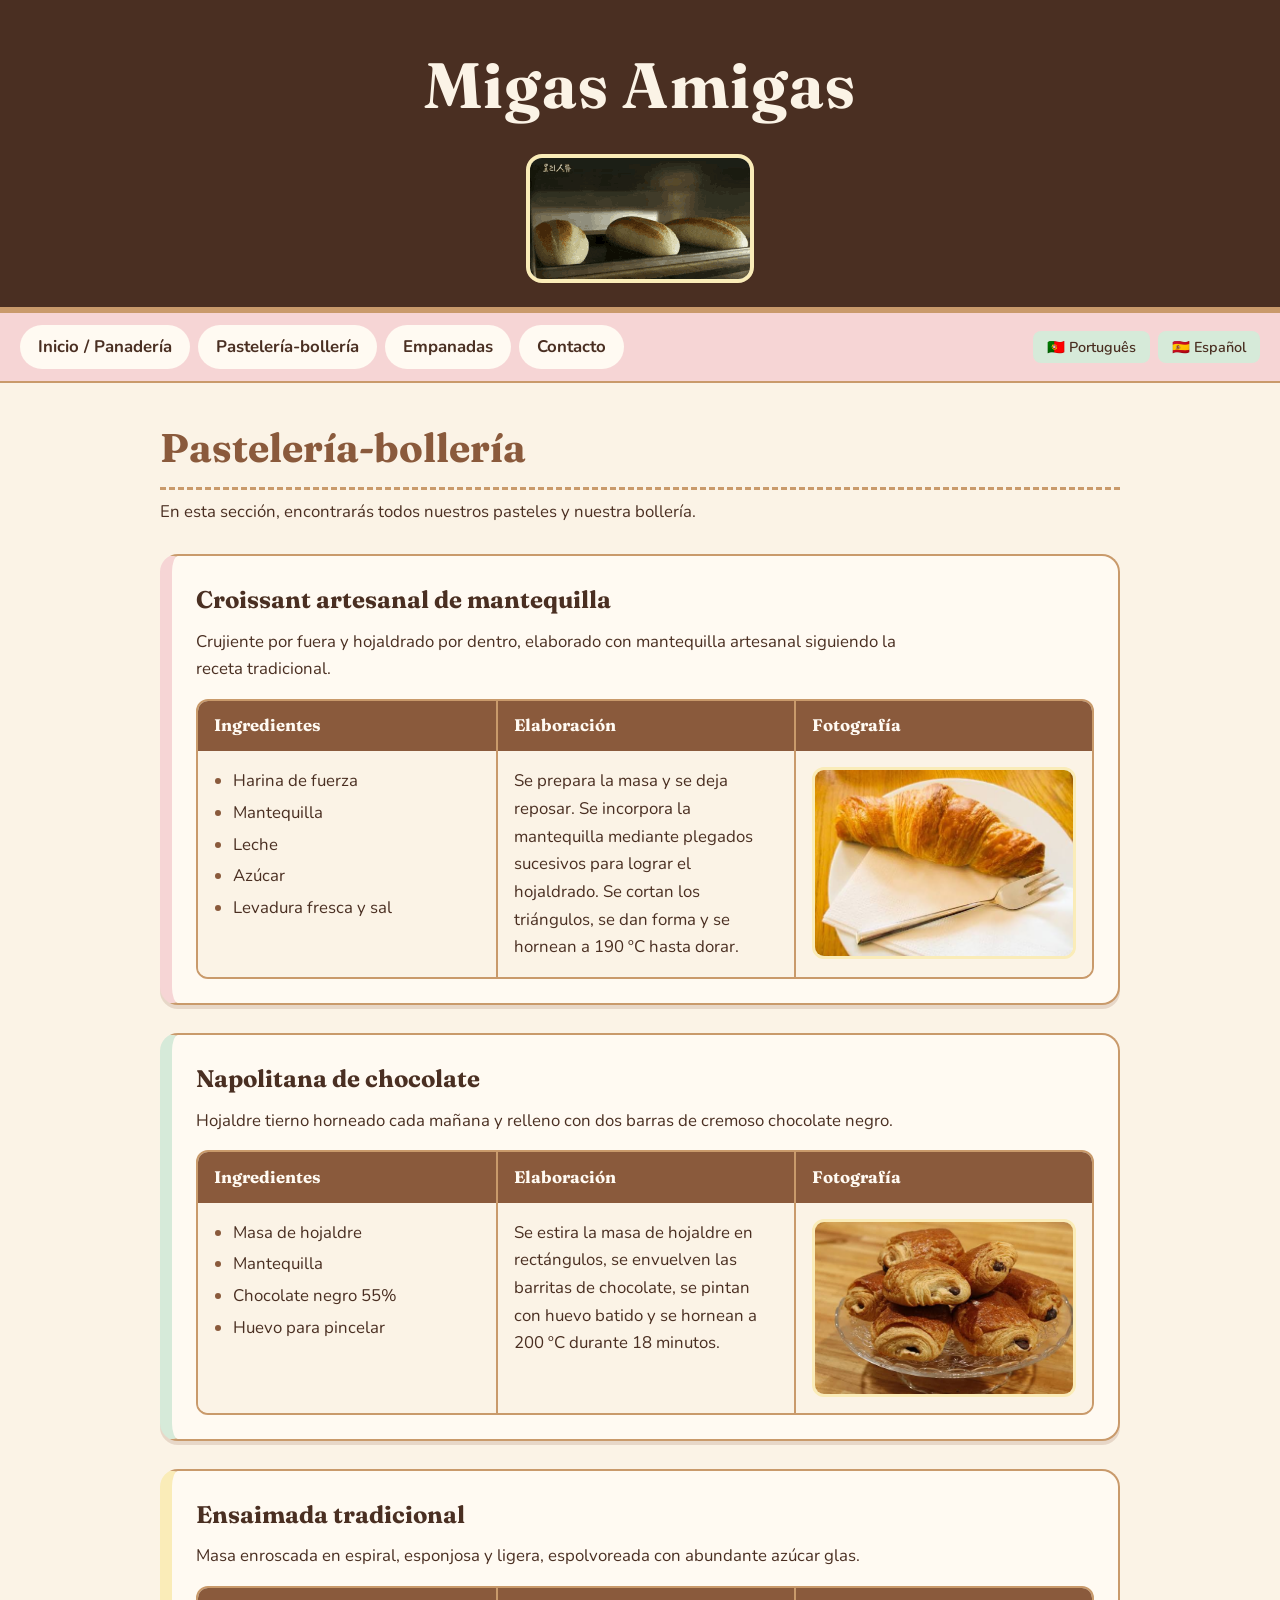
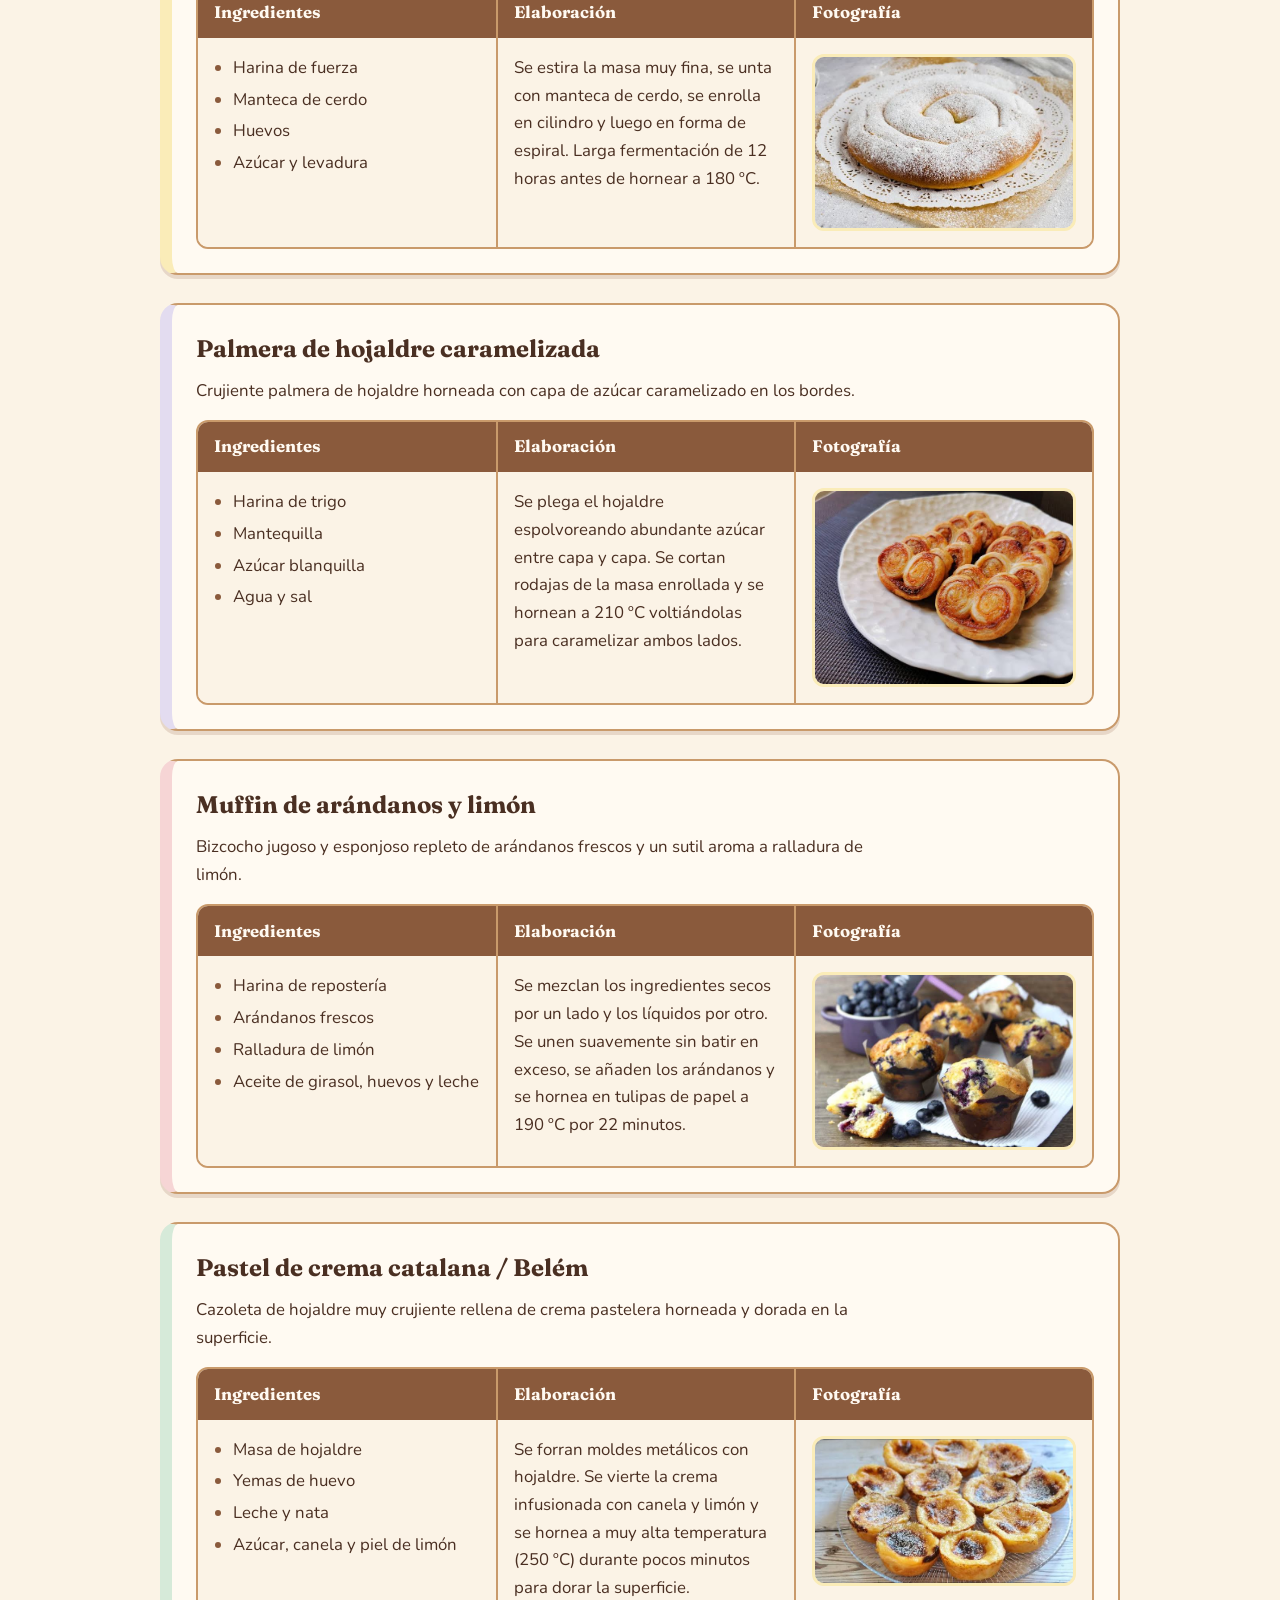
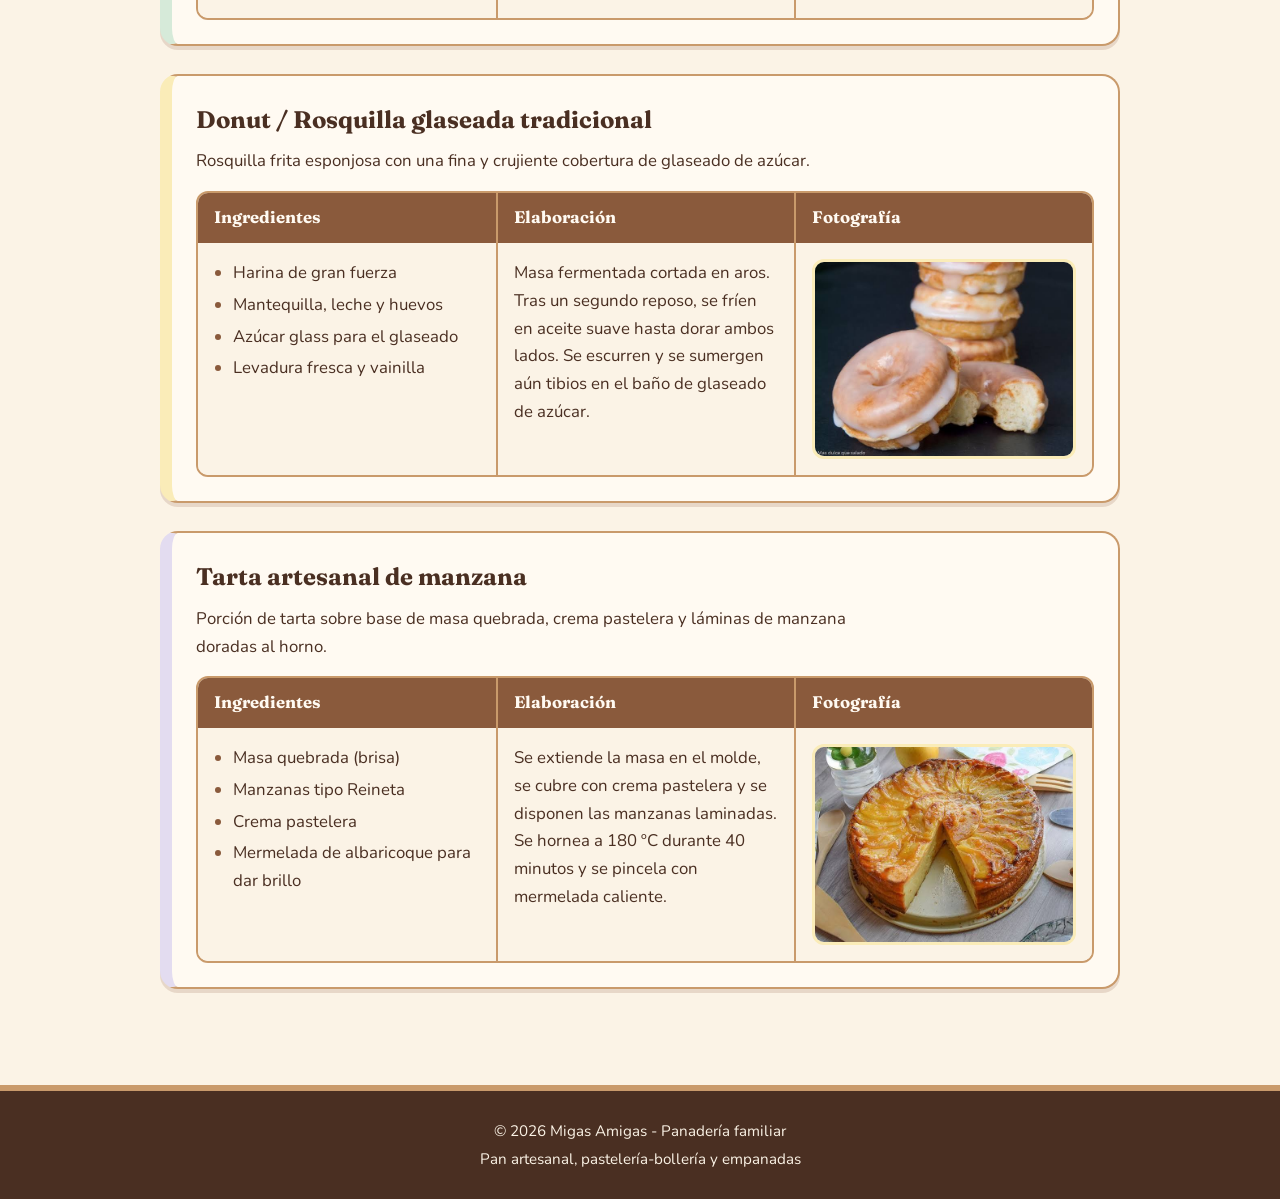
<file: pasteleria.html>
<!DOCTYPE html>
<!-- Etiqueta principal de la página, lang="es" indica el idioma-->
<html lang="es">

<!-- Datos de la página que no se ven en pantalla -->
<head>
    <!-- Título que aparece en la pestaña del navegador -->
    <title>Migas Amigas - Pastelería y Bollería</title>
     <!-- Permite la nomenclatura española -->
    <meta charset="UTF-8">
    <!-- Conecta la página con la carpeta CSS -->
    <link rel="stylesheet" href="css/estilos.css">
</head>

<!-- Todo lo que se ve en la página -->
<body>
<!-- Cabecera: nombre del negocio y gif -->
<header>
    <h1>Migas Amigas</h1>
    <div class="animacion-pan">
          <!-- Gif de elaboración del pan -->
        <img src="img/bread-breadmaking.gif" alt="Animación ilustrada del proceso de elaboración del pan artesanal" />
    </div>
</header>

<!-- Menú para moverse entre las páginas de la web -->
<nav>
    <!-- Lista con los enlaces del menú -->
    <ul>
        <li>
            <a href="index.html">Inicio / Panadería</a>
        </li>
        <li>
            <a href="pasteleria.html">Pastelería-bollería</a>
        </li>
        <li>
            <a href="empanadas.html">Empanadas</a>
        </li>
        <!-- Enlace que lleva directamente a la sección de contacto -->
        <li>
            <a href="index.html#contacto">Contacto</a>
        </li>
    </ul>

    <!-- Botones para cambiar de idioma (castellano / portugués) -->
    <div class="idiomas">
        <button type="button" onclick="traducir('pt')">&#127477;&#127481; Português</button>
        <button type="button" onclick="traducir('es')">&#127466;&#127480; Español</button>

        <!-- Contenedor oculto del widget de Google Translate -->
        <div id="google_translate_element" style="display:none"></div>

        <script>
            // Configura el traductor: página original en español, idiomas permitidos es y pt
            function googleTranslateElementInit() {
                new google.translate.TranslateElement({
                    pageLanguage: 'es',
                    includedLanguages: 'es,pt',
                    autoDisplay: false
                }, 'google_translate_element');
            }

            // Cambia el idioma seleccionando el valor en el desplegable oculto de Google
            function traducir(idioma) {
                const combo = document.querySelector('.goog-te-combo');
                if (combo) {
                    combo.value = idioma;
                    combo.dispatchEvent(new Event('change'));
                }
            }
        </script>
        <!-- Carga el script de Google Translate -->
        <script src="https://translate.google.com/translate_a/element.js?cb=googleTranslateElementInit"></script>
    </div>
</nav>

<!-- Contenido principal de la página -->
<main>

    <!-- Sección con el catálogo de pastelería y bollería -->
    <section id="pasteleria">
        <h2>Pastelería-bollería</h2>
        <p>En esta sección, encontrarás todos nuestros pasteles y nuestra bollería.</p>

        <!-- Producto 1 -->
        <!-- Cada producto va en un article con su nombre, descripción y tabla -->
        <article>
            <!-- Nombre del producto -->
            <h3>Croissant artesanal de mantequilla</h3>
            <p>Crujiente por fuera y hojaldrado por dentro, elaborado con mantequilla artesanal siguiendo la receta tradicional.</p>
            <!-- Tabla con tres columnas: ingredientes, elaboración y fotografía -->
            <table>
                <!-- Fila de encabezados -->
                <tr>
                    <th>Ingredientes</th>
                    <th>Elaboración</th>
                    <th>Fotografía</th>
                </tr>
                <!-- Fila con los datos del producto -->
                <tr>
                    <td>
                        <!-- Lista de ingredientes -->
                        <ul>
                            <li>Harina de fuerza</li>
                            <li>Mantequilla</li>
                            <li>Leche</li>
                            <li>Azúcar</li>
                            <li>Levadura fresca y sal</li>
                        </ul>
                    </td>
                    <!-- Celda con el proceso de elaboración -->
                    <td>
                        <p>Se prepara la masa y se deja reposar. Se incorpora la mantequilla mediante plegados sucesivos para lograr el hojaldrado. Se cortan los triángulos, se dan forma y se hornean a 190 ºC hasta dorar.</p>
                    </td>
                    <!-- Celda con la foto del producto -->
                    <td>
                        <img src="img/croissant.jpg" alt="Croissant artesanal de mantequilla"/>
                    </td>
                </tr>
            </table>
        </article>

        <!-- El resto de productos siguen exactamente la misma estructura -->
        <!-- Producto 2 -->
        <article>
            <h3>Napolitana de chocolate</h3>
            <p>Hojaldre tierno horneado cada mañana y relleno con dos barras de cremoso chocolate negro.</p>
            <table>
                <tr>
                    <th>Ingredientes</th>
                    <th>Elaboración</th>
                    <th>Fotografía</th>
                </tr>
                <tr>
                    <td>
                        <ul>
                            <li>Masa de hojaldre</li>
                            <li>Mantequilla</li>
                            <li>Chocolate negro 55%</li>
                            <li>Huevo para pincelar</li>
                        </ul>
                    </td>
                    <td>
                        <p>Se estira la masa de hojaldre en rectángulos, se envuelven las barritas de chocolate, se pintan con huevo batido y se hornean a 200 ºC durante 18 minutos.</p>
                    </td>
                    <td>
                        <img src="img/napolitana.jpg" alt="Napolitana de chocolate"/>
                    </td>
                </tr>
            </table>
        </article>

        <!-- Producto 3 -->
        <article>
            <h3>Ensaimada tradicional</h3>
            <p>Masa enroscada en espiral, esponjosa y ligera, espolvoreada con abundante azúcar glas.</p>
            <table>
                <tr>
                    <th>Ingredientes</th>
                    <th>Elaboración</th>
                    <th>Fotografía</th>
                </tr>
                <tr>
                    <td>
                        <ul>
                            <li>Harina de fuerza</li>
                            <li>Manteca de cerdo</li>
                            <li>Huevos</li>
                            <li>Azúcar y levadura</li>
                        </ul>
                    </td>
                    <td>
                        <p>Se estira la masa muy fina, se unta con manteca de cerdo, se enrolla en cilindro y luego en forma de espiral. Larga fermentación de 12 horas antes de hornear a 180 ºC.</p>
                    </td>
                    <td>
                        <img src="img/ensaimada_tradicional.jpg" alt="Ensaimada tradicional"/>
                    </td>
                </tr>
            </table>
        </article>

        <!-- Producto 4 -->
        <article>
            <h3>Palmera de hojaldre caramelizada</h3>
            <p>Crujiente palmera de hojaldre horneada con capa de azúcar caramelizado en los bordes.</p>
            <table>
                <tr>
                    <th>Ingredientes</th>
                    <th>Elaboración</th>
                    <th>Fotografía</th>
                </tr>
                <tr>
                    <td>
                        <ul>
                            <li>Harina de trigo</li>
                            <li>Mantequilla</li>
                            <li>Azúcar blanquilla</li>
                            <li>Agua y sal</li>
                        </ul>
                    </td>
                    <td>
                        <p>Se plega el hojaldre espolvoreando abundante azúcar entre capa y capa. Se cortan rodajas de la masa enrollada y se hornean a 210 ºC voltiándolas para caramelizar ambos lados.</p>
                    </td>
                    <td>
                        <img src="img/palmera_hojaldre.jpg" alt="Palmera de hojaldre caramelizada"/>
                    </td>
                </tr>
            </table>
        </article>

        <!-- Producto 5 -->
        <article>
            <h3>Muffin de arándanos y limón</h3>
            <p>Bizcocho jugoso y esponjoso repleto de arándanos frescos y un sutil aroma a ralladura de limón.</p>
            <table>
                <tr>
                    <th>Ingredientes</th>
                    <th>Elaboración</th>
                    <th>Fotografía</th>
                </tr>
                <tr>
                    <td>
                        <ul>
                            <li>Harina de repostería</li>
                            <li>Arándanos frescos</li>
                            <li>Ralladura de limón</li>
                            <li>Aceite de girasol, huevos y leche</li>
                        </ul>
                    </td>
                    <td>
                        <p>Se mezclan los ingredientes secos por un lado y los líquidos por otro. Se unen suavemente sin batir en exceso, se añaden los arándanos y se hornea en tulipas de papel a 190 ºC por 22 minutos.</p>
                    </td>
                    <td>
                        <img src="img/muffin_arandanos.jpg" alt="Muffin de arándanos y limón"/>
                    </td>
                </tr>
            </table>
        </article>

        <!-- Producto 6 -->
        <article>
            <h3>Pastel de crema catalana / Belém</h3>
            <p>Cazoleta de hojaldre muy crujiente rellena de crema pastelera horneada y dorada en la superficie.</p>
            <table>
                <tr>
                    <th>Ingredientes</th>
                    <th>Elaboración</th>
                    <th>Fotografía</th>
                </tr>
                <tr>
                    <td>
                        <ul>
                            <li>Masa de hojaldre</li>
                            <li>Yemas de huevo</li>
                            <li>Leche y nata</li>
                            <li>Azúcar, canela y piel de limón</li>
                        </ul>
                    </td>
                    <td>
                        <p>Se forran moldes metálicos con hojaldre. Se vierte la crema infusionada con canela y limón y se hornea a muy alta temperatura (250 ºC) durante pocos minutos para dorar la superficie.</p>
                    </td>
                    <td>
                        <img src="img/pastel_crema_belem.jpg" alt="Pastel de crema catalana o Belém"/>
                    </td>
                </tr>
            </table>
        </article>

        <!-- Producto 7 -->
        <article>
            <h3>Donut / Rosquilla glaseada tradicional</h3>
            <p>Rosquilla frita esponjosa con una fina y crujiente cobertura de glaseado de azúcar.</p>
            <table>
                <tr>
                    <th>Ingredientes</th>
                    <th>Elaboración</th>
                    <th>Fotografía</th>
                </tr>
                <tr>
                    <td>
                        <ul>
                            <li>Harina de gran fuerza</li>
                            <li>Mantequilla, leche y huevos</li>
                            <li>Azúcar glass para el glaseado</li>
                            <li>Levadura fresca y vainilla</li>
                        </ul>
                    </td>
                    <td>
                        <p>Masa fermentada cortada en aros. Tras un segundo reposo, se fríen en aceite suave hasta dorar ambos lados. Se escurren y se sumergen aún tibios en el baño de glaseado de azúcar.</p>
                    </td>
                    <td>
                        <img src="img/donut_glaseado.jpg" alt="Donut / Rosquilla glaseada tradicional"/>
                    </td>
                </tr>
            </table>
        </article>

        <!-- Producto 8 -->
        <article>
            <h3>Tarta artesanal de manzana</h3>
            <p>Porción de tarta sobre base de masa quebrada, crema pastelera y láminas de manzana doradas al horno.</p>
            <table>
                <tr>
                    <th>Ingredientes</th>
                    <th>Elaboración</th>
                    <th>Fotografía</th>
                </tr>
                <tr>
                    <td>
                        <ul>
                            <li>Masa quebrada (brisa)</li>
                            <li>Manzanas tipo Reineta</li>
                            <li>Crema pastelera</li>
                            <li>Mermelada de albaricoque para dar brillo</li>
                        </ul>
                    </td>
                    <td>
                        <p>Se extiende la masa en el molde, se cubre con crema pastelera y se disponen las manzanas laminadas. Se hornea a 180 ºC durante 40 minutos y se pincela con mermelada caliente.</p>
                    </td>
                    <td>
                        <img src="img/tarta.jpg" alt="Tarta artesanal de manzana"/>
                    </td>
                </tr>
            </table>
        </article>

    </section>

</main>

<!-- Pie de página con el copyright -->
<footer>
    <p>&copy; 2026 Migas Amigas - Panadería familiar</p>
    <p>Pan artesanal, pastelería-bollería y empanadas</p>
</footer>

</body>
</html>
</file>
<file: css/estilos.css>
@import url("https://fonts.googleapis.com/css2?family=Fraunces:wght@600;700&family=Nunito:wght@400;600;700&display=swap");
 
/*Variables de color*/
:root {
    --cacao: #4a2f22;          /*marrón oscuro: texto y cabecera*/
    --canela: #8a5a3c;         /*marrón medio: títulos y detalles*/
    --tostado: #c99a6b;        /*marrón claro: bordes*/
    --crema: #fbf3e6;          /*fondo general*/
    --leche: #fffaf2;          /*fondo de las tarjetas*/
 
    --rosa: #f6d5d5;           /*pastel rosa*/
    --menta: #d6ead9;          /*pastel menta*/
    --mantequilla: #faecb8;    /*pastel amarillo*/
    --lavanda: #e3dcf0;        /*pastel lavanda*/
 
    --fuente-titulos: "Fraunces", Georgia, "Times New Roman", serif;
    --fuente-texto: "Nunito", "Trebuchet MS", Verdana, sans-serif;
}
 
/*Base*/
*,
*::before,
*::after {
    box-sizing: border-box;
}
 
html {
    scroll-behavior: smooth;
}
 
body {
    margin: 0;
    font-family: var(--fuente-texto);
    font-size: 1.05rem;
    line-height: 1.65;
    color: var(--cacao);
    background-color: var(--crema);
}
 
img {
    max-width: 100%;
    height: auto;
    display: block;
}
 
a {
    color: var(--canela);
}
 
a:focus-visible {
    outline: 3px solid var(--canela);
    outline-offset: 3px;
    border-radius: 6px;
}
 
/*Cabecera*/
header {
    background-color: var(--cacao);
    color: var(--crema);
    text-align: center;
    padding: 2rem 1rem 1.5rem;
    border-bottom: 6px solid var(--tostado);
}
 
header h1 {
    margin: 0 0 1rem;
    font-family: var(--fuente-titulos);
    font-size: clamp(2.4rem, 7vw, 4rem);
    font-weight: 700;
    letter-spacing: 0.02em;
}
 
.animacion-pan {
    display: flex;
    justify-content: center;
}
 
.animacion-pan img {
    max-height: 170px;
    width: auto;
    border-radius: 16px;
    border: 4px solid var(--mantequilla);
    background-color: var(--leche);
}
 
/*Navegación*/
nav {
    position: sticky;
    top: 0;
    z-index: 10;
    display: flex;
    flex-wrap: wrap;
    align-items: center;
    justify-content: space-between;
    gap: 0.75rem 1.5rem;
    padding: 0.75rem 1.25rem;
    background-color: var(--rosa);
    border-bottom: 2px solid var(--tostado);
}
 
nav ul {
    list-style: none;
    margin: 0;
    padding: 0;
    display: flex;
    flex-wrap: wrap;
    gap: 0.5rem;
}
 
nav ul a {
    display: block;
    padding: 0.4rem 1rem;
    border-radius: 999px;
    background-color: var(--leche);
    color: var(--cacao);
    font-weight: 700;
    text-decoration: none;
    border: 2px solid transparent;
    transition: background-color 0.2s, border-color 0.2s;
}
 
nav ul a:hover {
    background-color: var(--mantequilla);
    border-color: var(--canela);
}
 
.idiomas {
    display: flex;
    gap: 0.5rem;
}
 
.idiomas a {
    padding: 0.25rem 0.75rem;
    border-radius: 8px;
    background-color: var(--menta);
    color: var(--cacao);
    font-size: 0.9rem;
    font-weight: 600;
    text-decoration: none;
}
 
.idiomas a:hover,
.idiomas button:hover {
    background-color: var(--lavanda);
}

/*Botones de idioma (Google Translate)*/
.idiomas button {
    padding: 0.25rem 0.75rem;
    border: 2px solid transparent;
    border-radius: 8px;
    background-color: var(--menta);
    color: var(--cacao);
    font-family: var(--fuente-texto);
    font-size: 0.9rem;
    font-weight: 600;
    cursor: pointer;
}
 
/*Contenido principal*/
main {
    max-width: 1000px;
    margin: 0 auto;
    padding: 2rem 1.25rem 3rem;
}
 
main section {
    margin-bottom: 3rem;
}
 
main h2 {
    margin: 0 0 0.5rem;
    padding-bottom: 0.4rem;
    font-family: var(--fuente-titulos);
    font-size: clamp(1.8rem, 4vw, 2.5rem);
    color: var(--canela);
    border-bottom: 3px dashed var(--tostado);
}
 
main h3 {
    margin: 0 0 0.5rem;
    font-family: var(--fuente-titulos);
    font-size: 1.5rem;
    color: var(--cacao);
}
 
main p {
    max-width: 70ch;
    margin: 0 0 1rem;
}
 
/*Productos (tarjetas)*/
article {
    margin-top: 1.75rem;
    padding: 1.5rem;
    background-color: var(--leche);
    border: 2px solid var(--tostado);
    border-left-width: 12px;
    border-radius: 18px;
    box-shadow: 0 4px 0 rgba(138, 90, 60, 0.18);
}
 
/*Cada producto con un pastel distinto en el borde izquierdo*/
article:nth-of-type(4n + 1) { border-left-color: var(--rosa); }
article:nth-of-type(4n + 2) { border-left-color: var(--menta); }
article:nth-of-type(4n + 3) { border-left-color: var(--mantequilla); }
article:nth-of-type(4n + 4) { border-left-color: var(--lavanda); }
 
/*Tablas*/
table {
    width: 100%;
    margin-top: 1rem;
    border-collapse: separate;
    border-spacing: 0;
    table-layout: fixed;
    border: 2px solid var(--tostado);
    border-radius: 12px;
    overflow: hidden;
}
 
th {
    padding: 0.7rem 1rem;
    background-color: var(--canela);
    color: var(--leche);
    font-family: var(--fuente-titulos);
    font-size: 1.05rem;
    text-align: left;
}
 
td {
    padding: 1rem;
    vertical-align: top;
    background-color: var(--crema);
}
 
th + th,
td + td {
    border-left: 2px solid var(--tostado);
}
 
td p {
    margin: 0;
}
 
td ul {
    margin: 0;
    padding-left: 1.2rem;
}
 
td li {
    margin-bottom: 0.25rem;
}
 
td li::marker {
    color: var(--canela);
}
 
td img {
    width: 100%;
    max-width: 280px;
    margin: 0 auto;
    border-radius: 12px;
    border: 3px solid var(--mantequilla);
}
 
/*Contacto*/
#contacto {
    padding: 1.5rem;
    background-color: var(--menta);
    border: 2px solid var(--tostado);
    border-radius: 18px;
}
 
#contacto h2 {
    border-bottom-color: var(--canela);
}
 
#contacto img {
    max-width: 100%;
    margin-top: 0.5rem;
    border-radius: 12px;
    border: 3px solid var(--leche);
}
 
/*Pie de página*/
footer {
    padding: 1.5rem 1rem;
    background-color: var(--cacao);
    color: var(--crema);
    text-align: center;
    border-top: 6px solid var(--tostado);
}
 
footer p {
    margin: 0.2rem 0;
    font-size: 0.95rem;
}
 
/*Adaptación a móvil*/
@media (max-width: 720px) {
    nav {
        position: static;
        justify-content: center;
    }
 
    nav ul {
        justify-content: center;
    }
 
    article {
        padding: 1rem;
    }
 
    /*La tabla pasa a bloques apilados*/
    table,
    tbody,
    tr,
    td {
        display: block;
        width: 100%;
    }
 
    tr:first-child {
        display: none; /* se ocultan los th, la etiqueta se pone con ::before */
    }
 
    td + td {
        border-left: none;
        border-top: 2px solid var(--tostado);
    }
 
    td::before {
        display: block;
        margin-bottom: 0.4rem;
        font-family: var(--fuente-titulos);
        font-weight: 700;
        color: var(--canela);
    }
 
    td:nth-child(1)::before { content: "Ingredientes"; }
    td:nth-child(2)::before { content: "Elaboración"; }
    td:nth-child(3)::before { content: "Fotografía"; }
}
 
/*Accesibilidad*/
@media (prefers-reduced-motion: reduce) {
    html {
        scroll-behavior: auto;
    }
 
    * {
        transition: none !important;
    }
}
</file>
